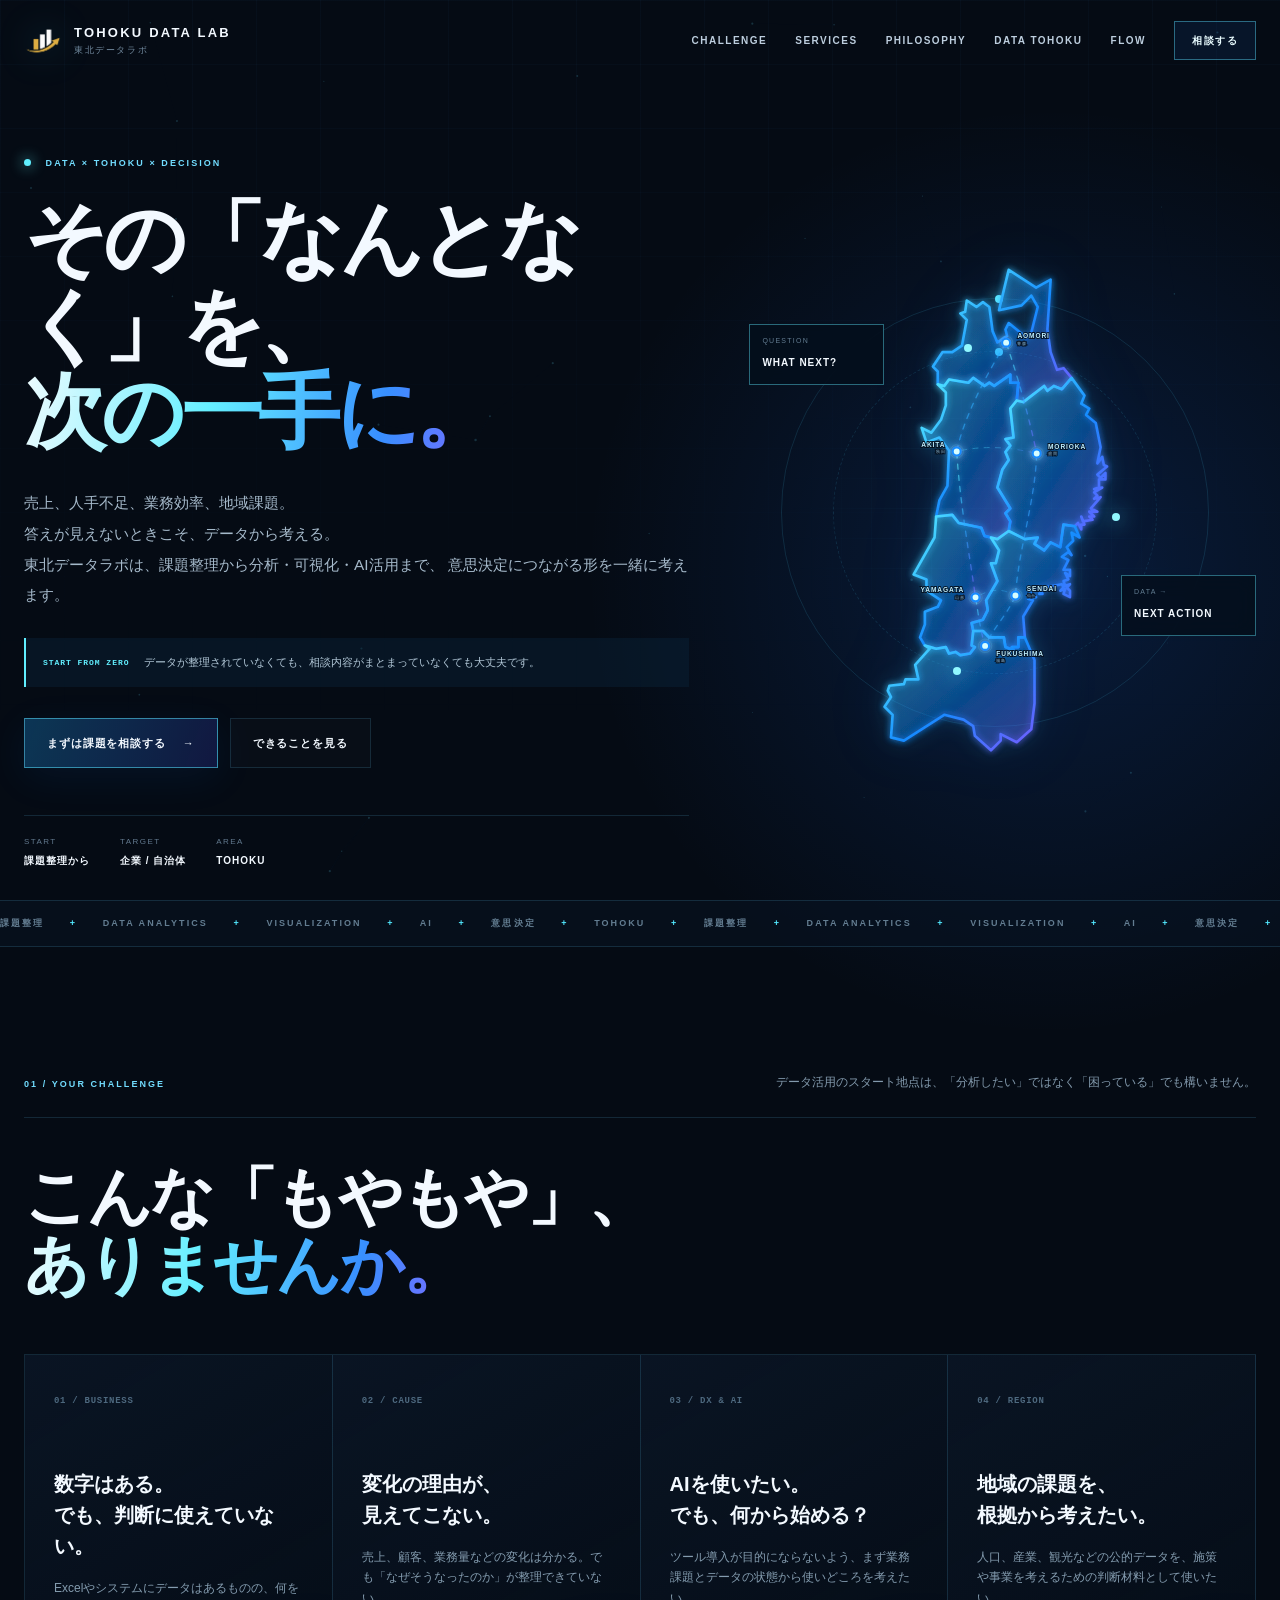
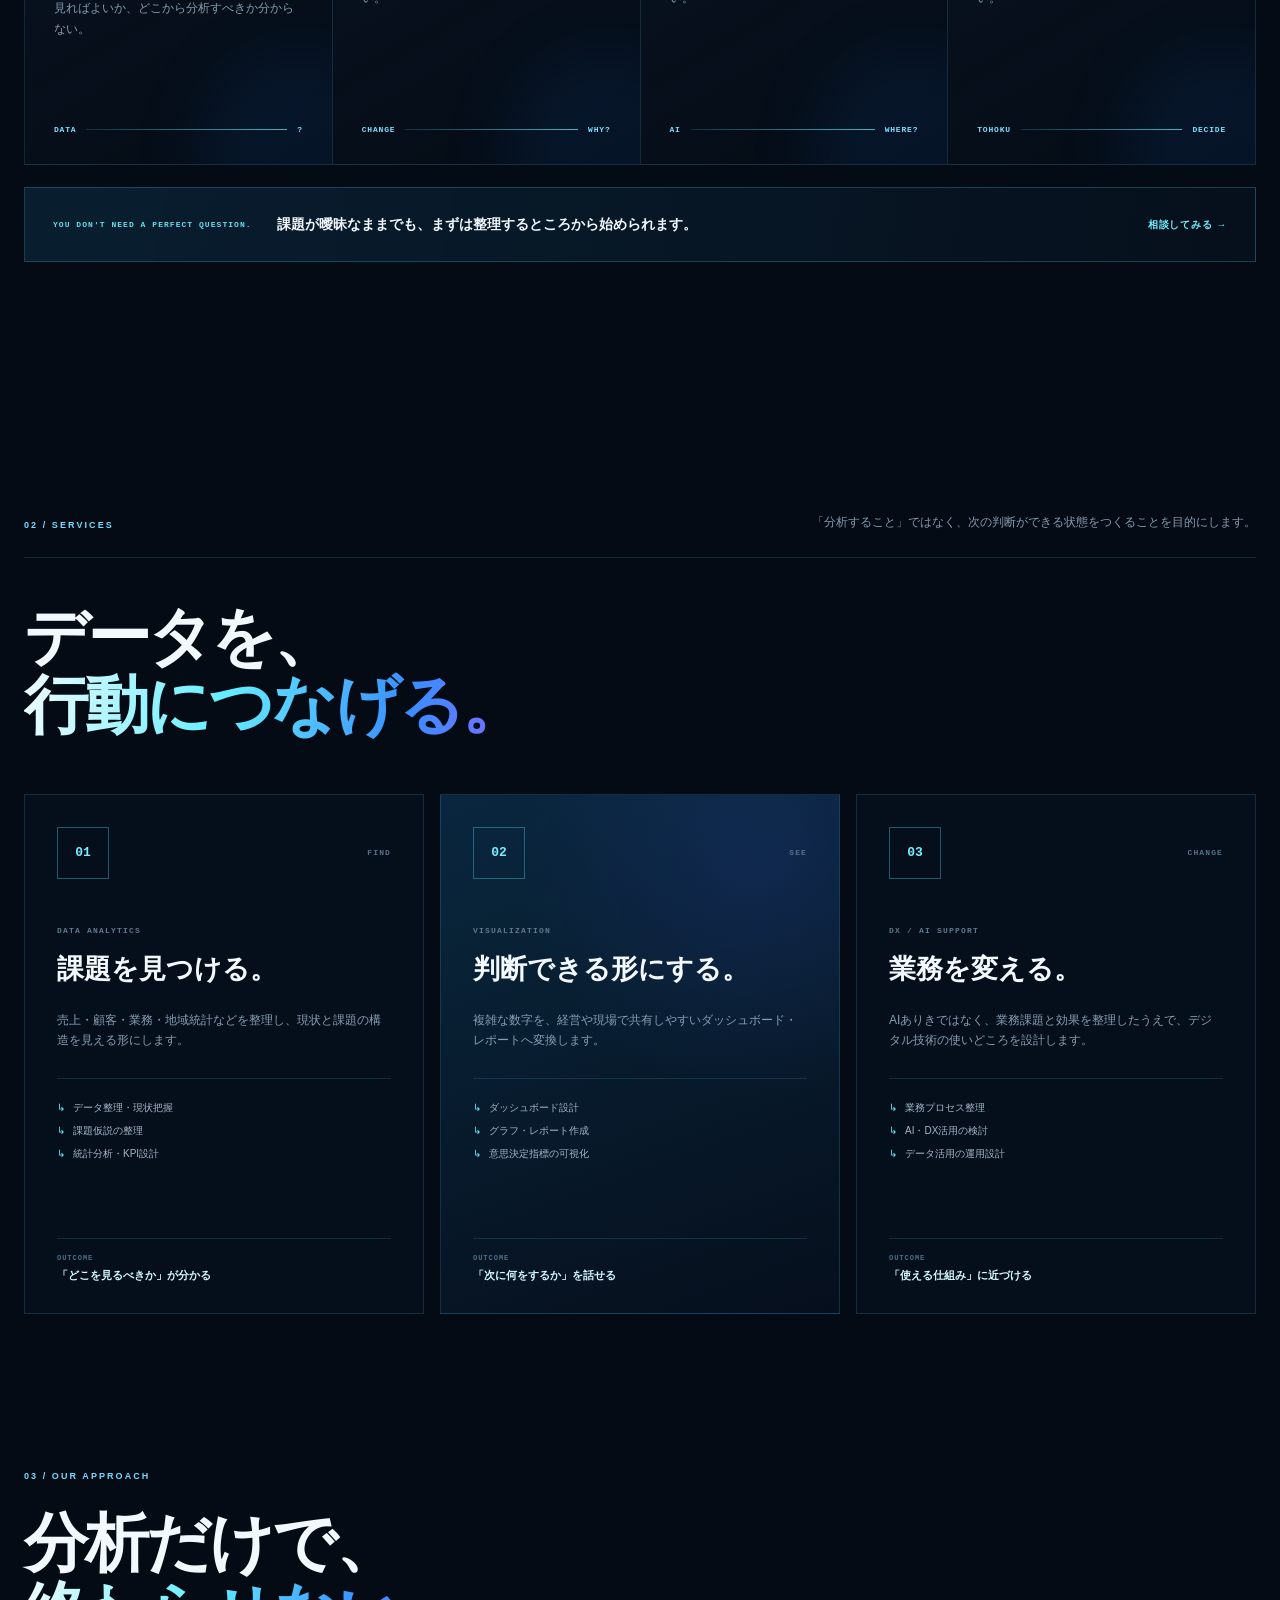
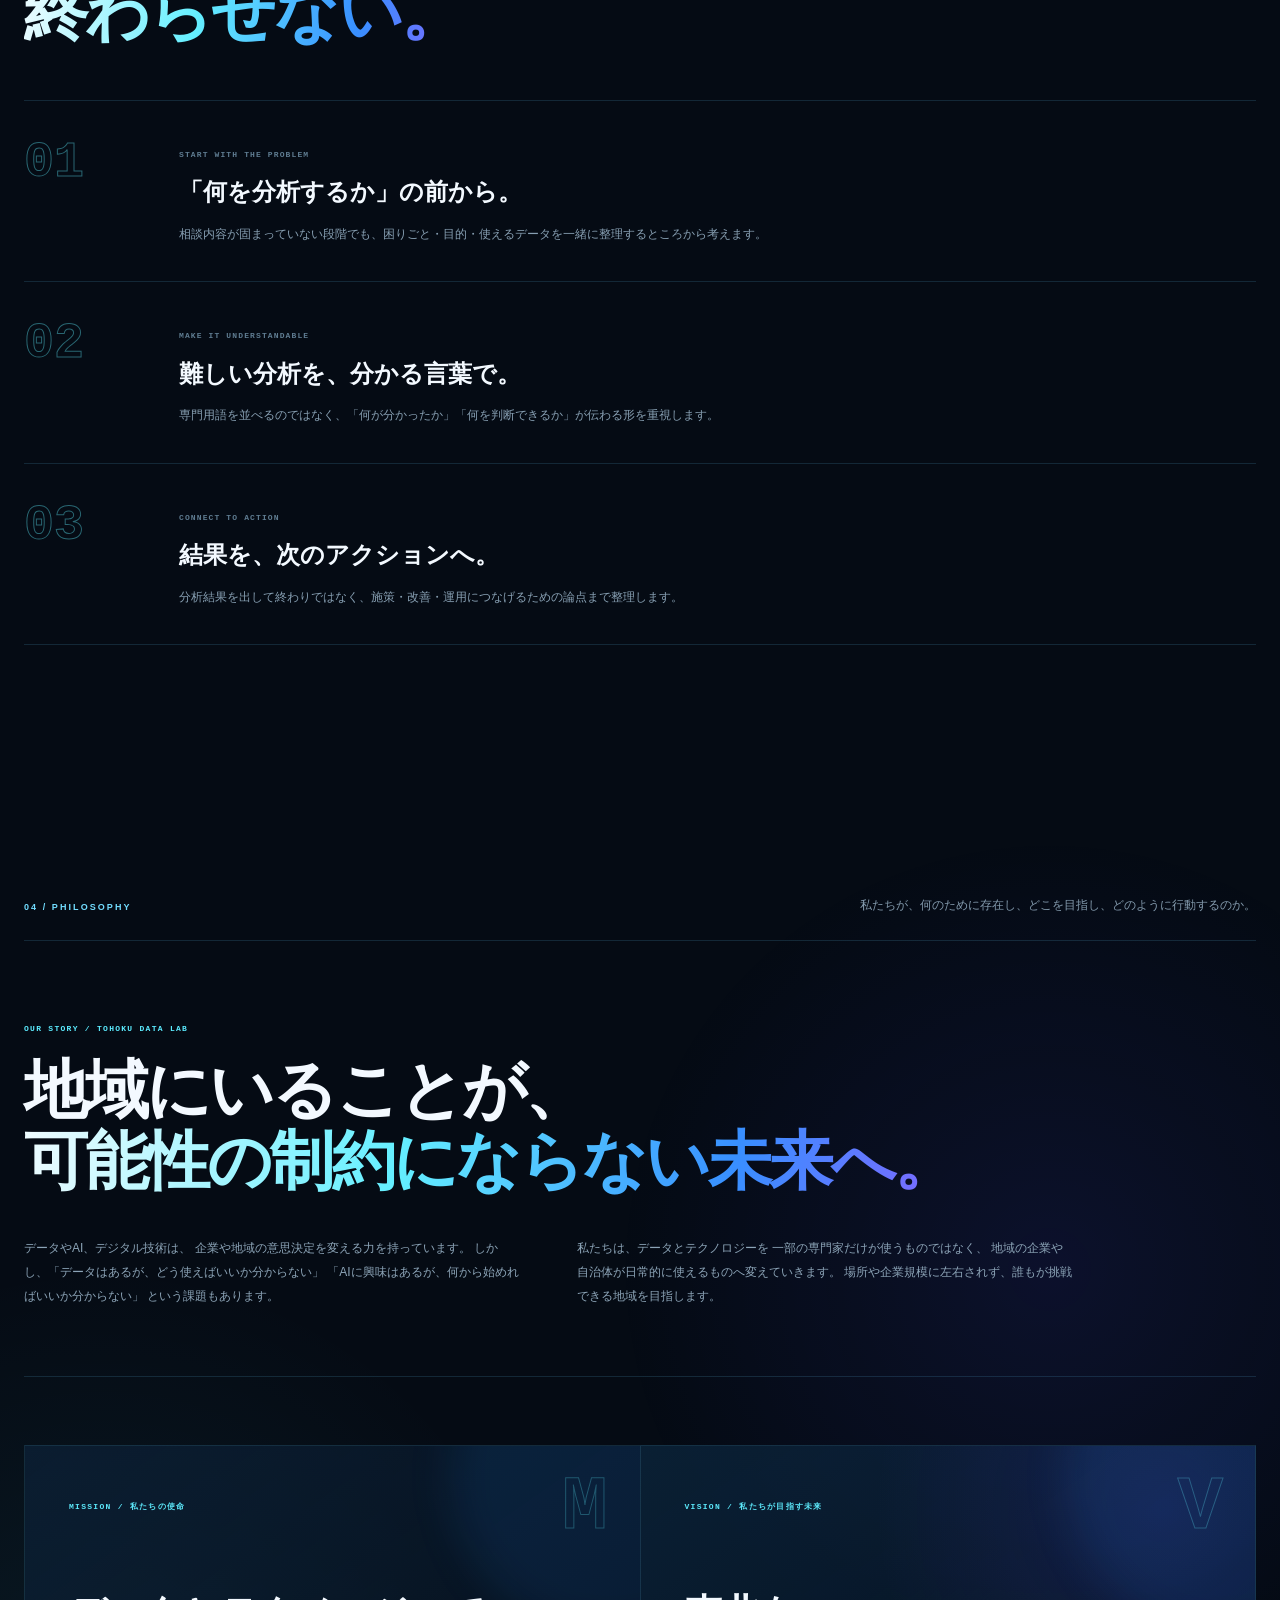
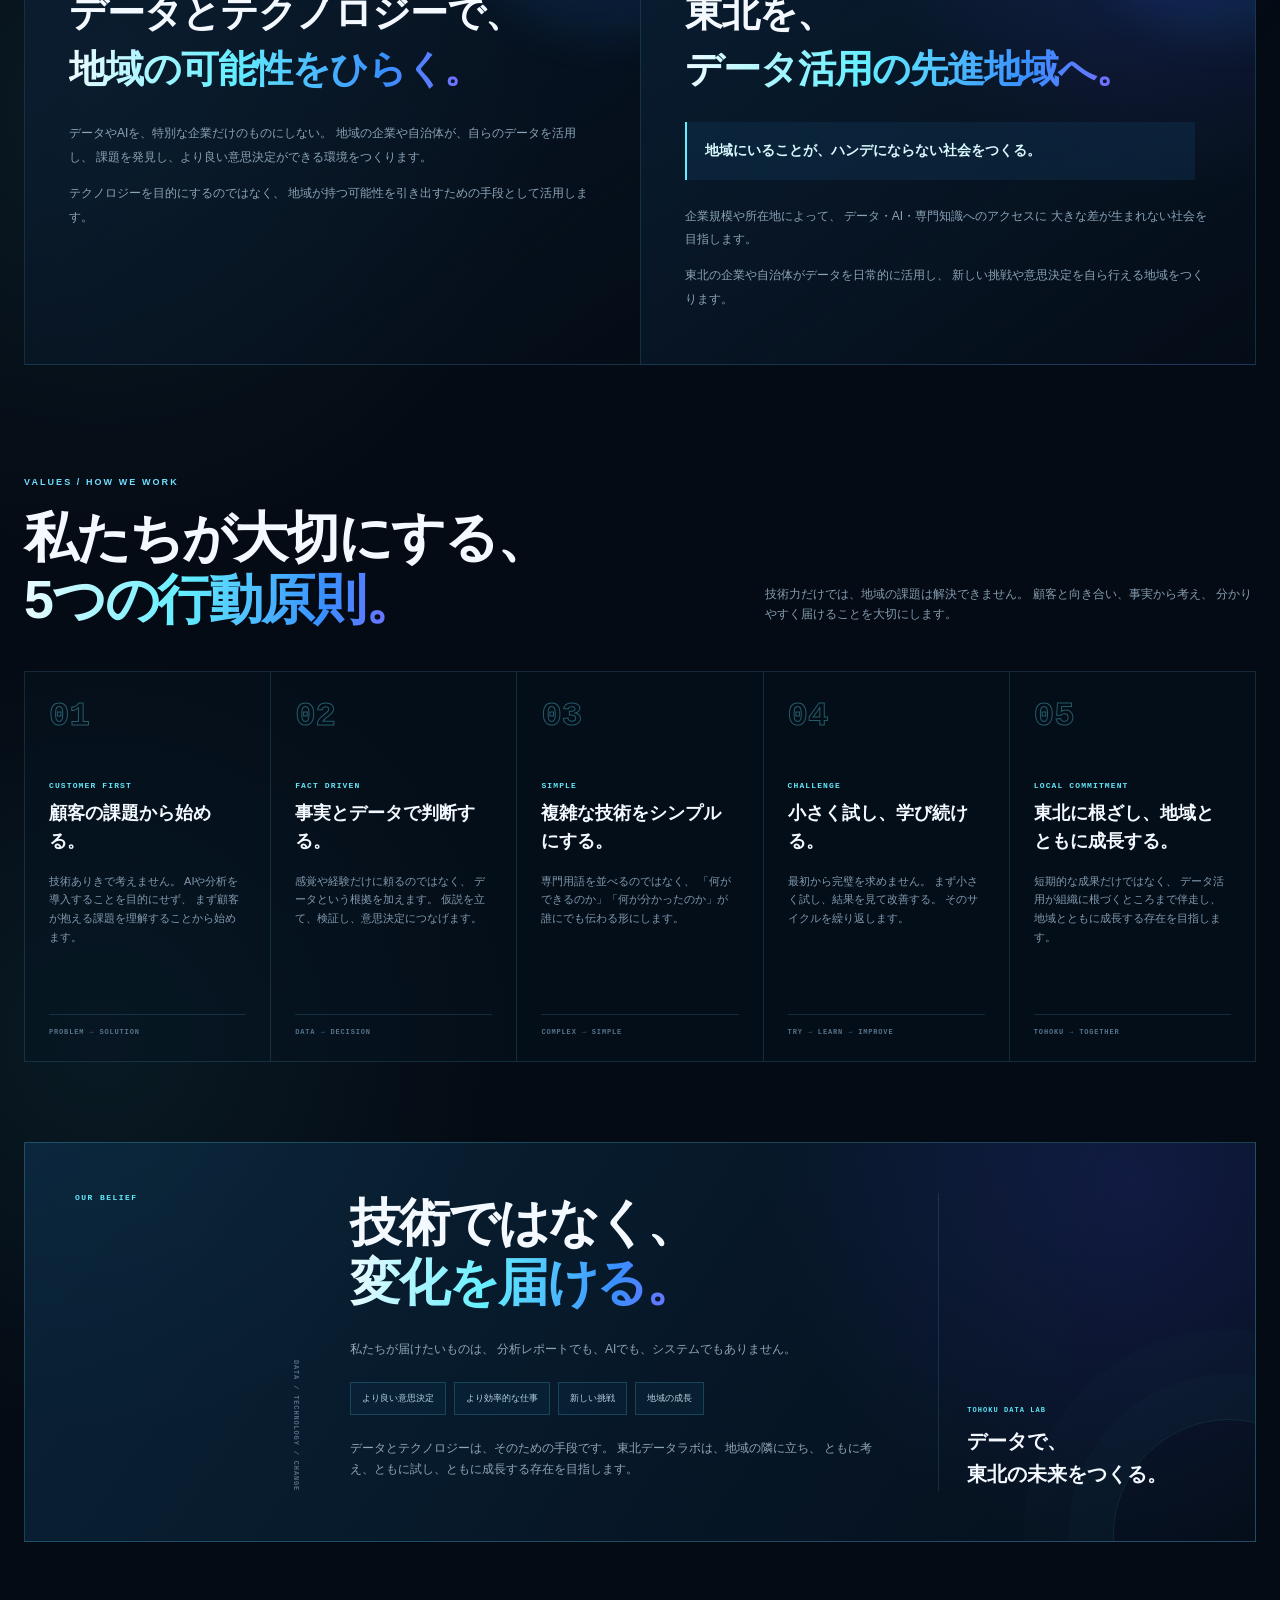
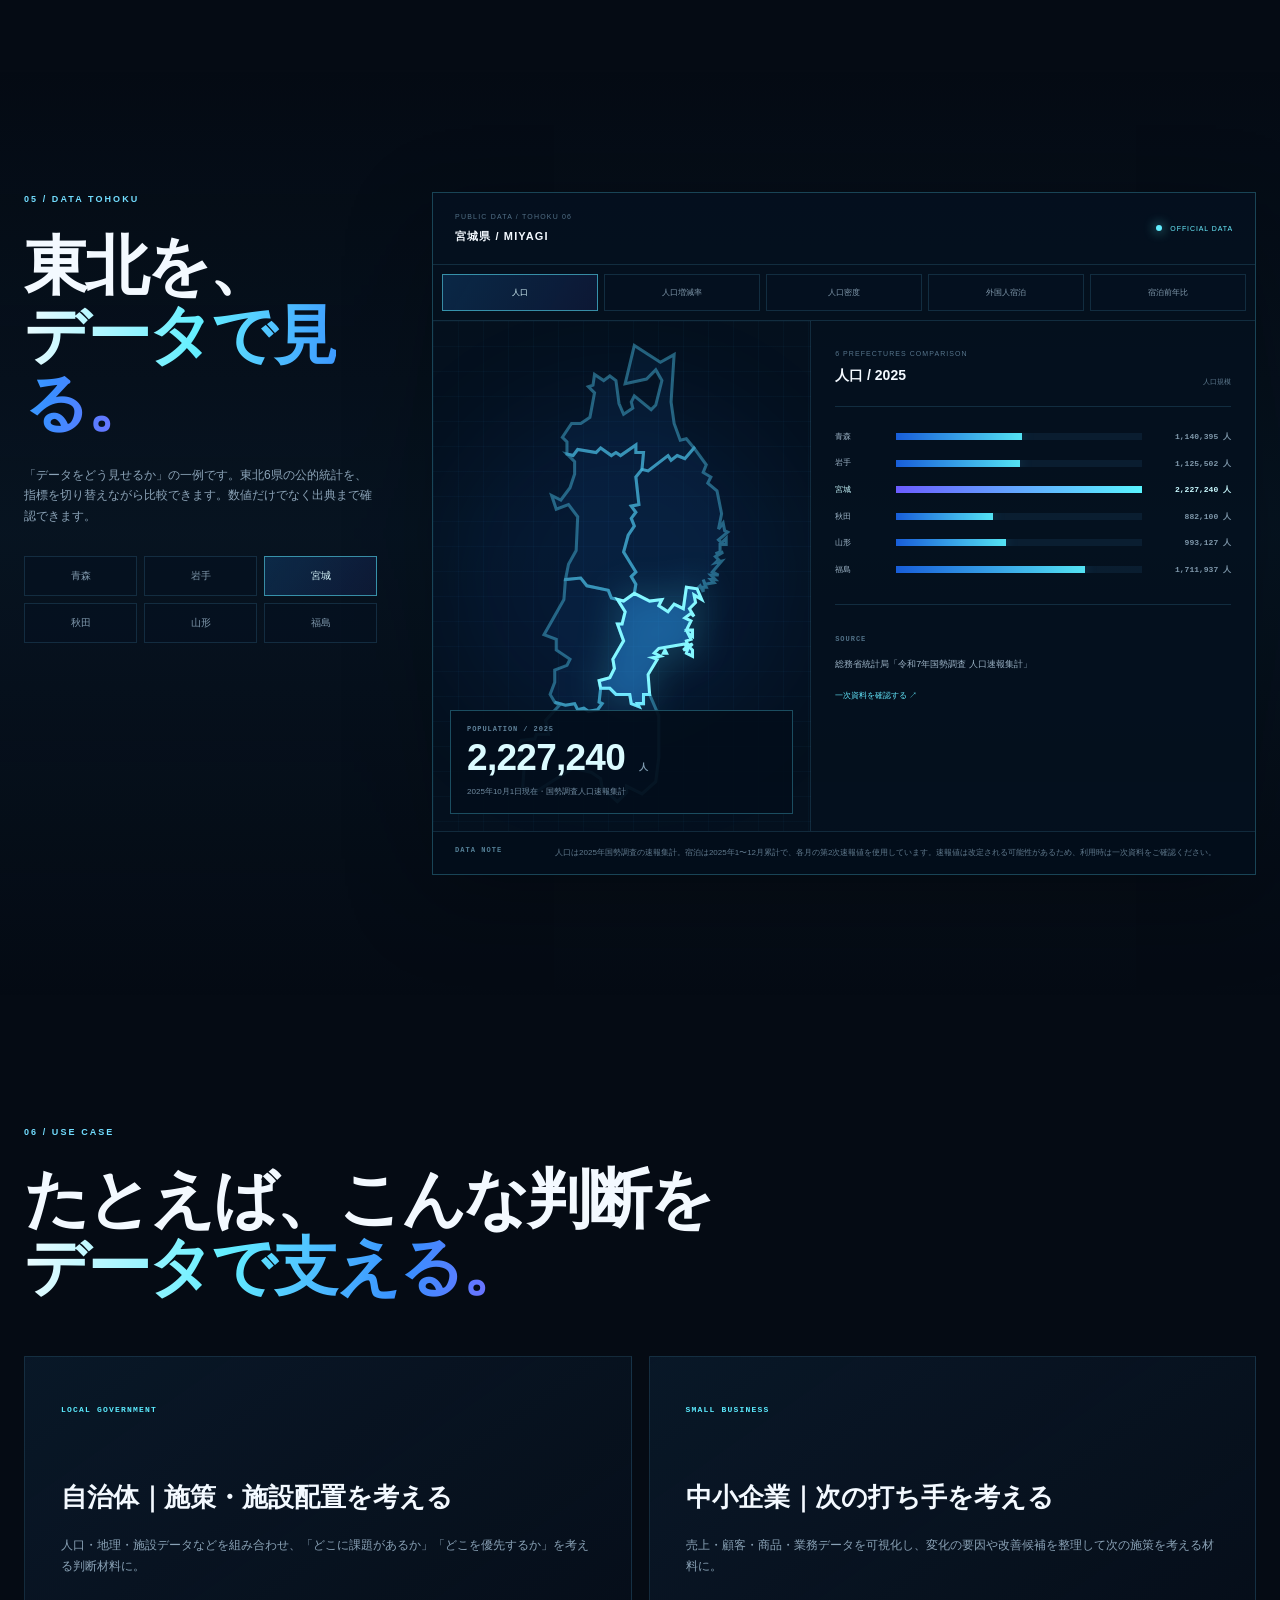
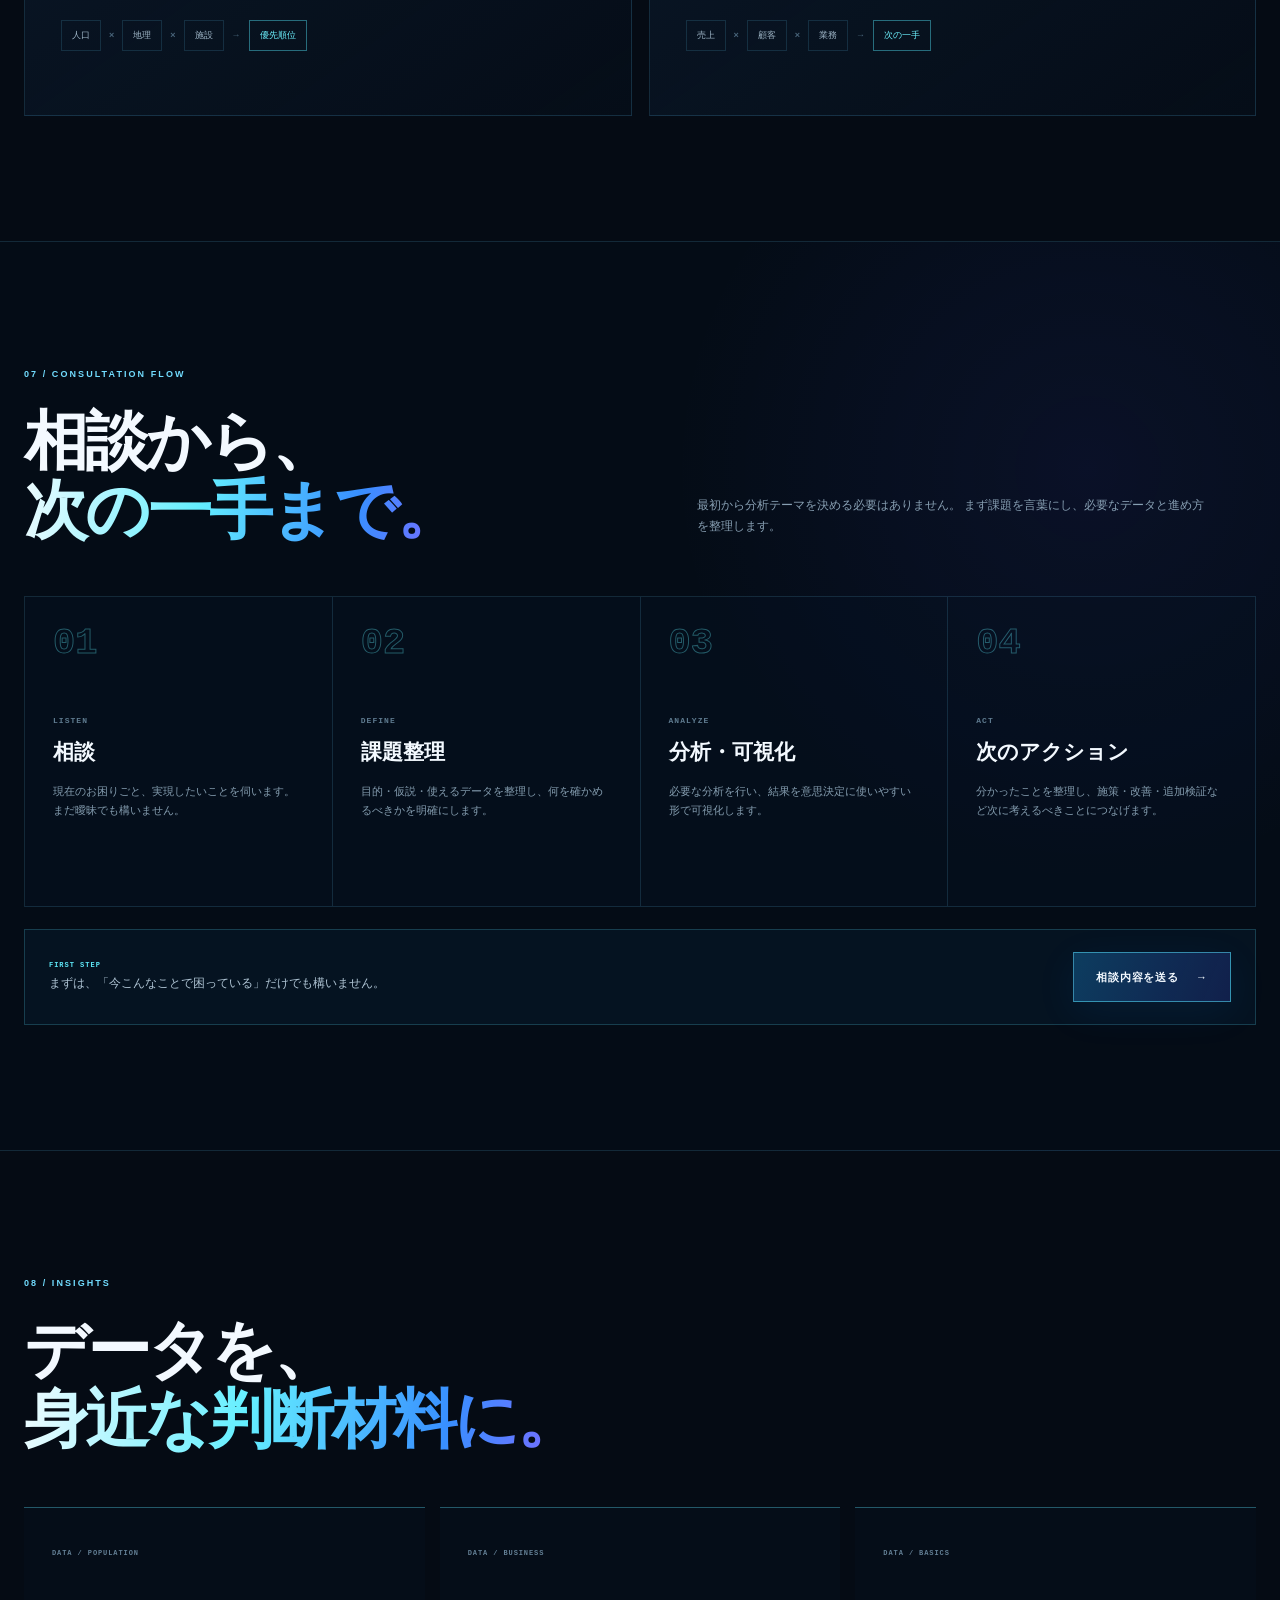
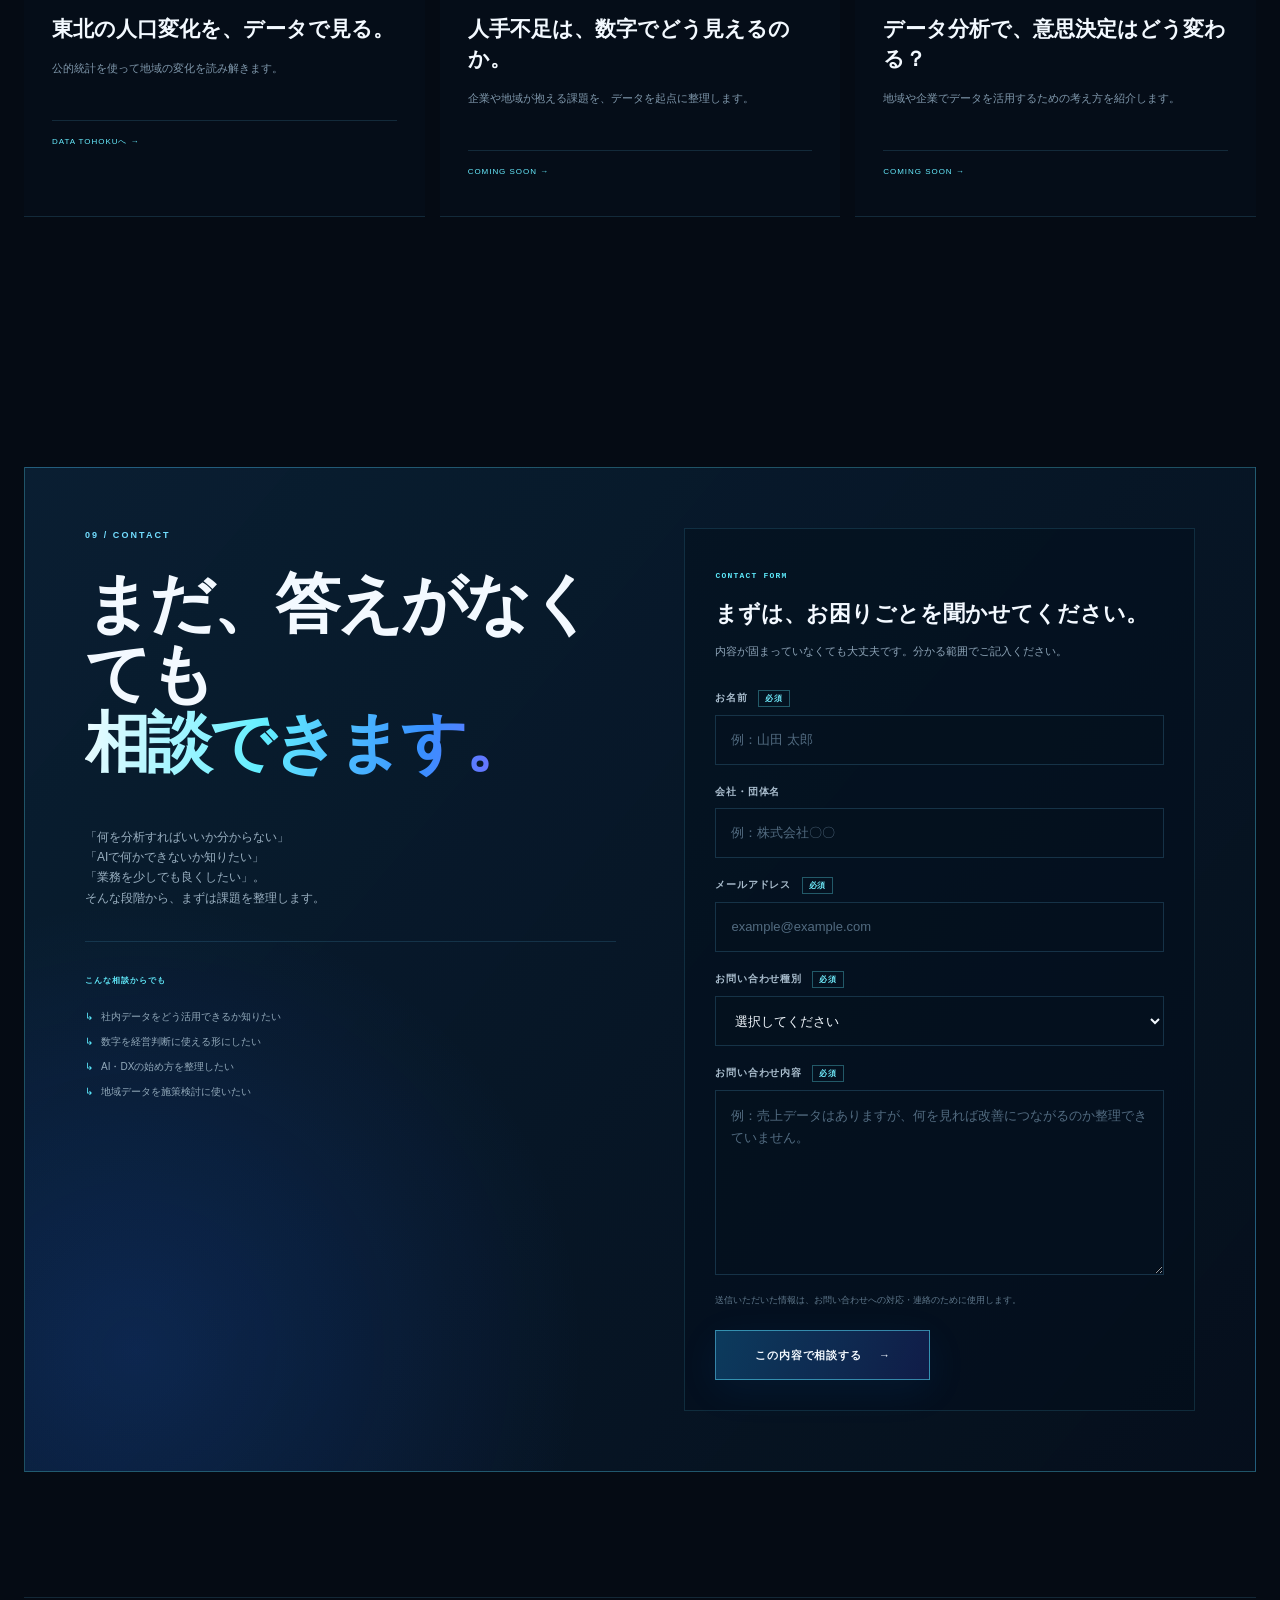
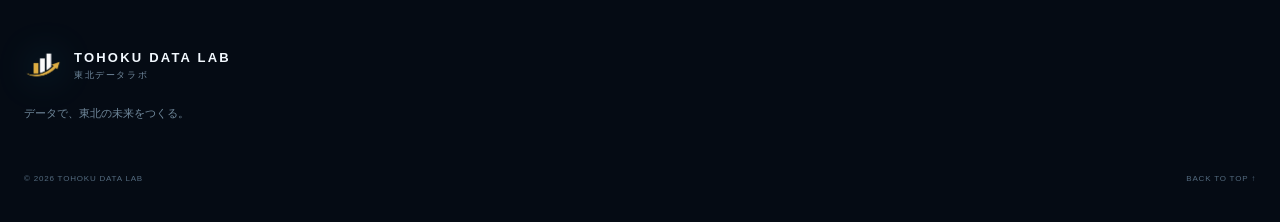
<file: index.html>
<!DOCTYPE html>
<html lang="ja">
<head>
  <meta charset="UTF-8">
  <meta name="viewport" content="width=device-width,initial-scale=1">
  <meta name="description" content="東北データラボ — データとテクノロジーで、地域の可能性をひらく。東北の企業・自治体のデータ活用・可視化・AI活用を支援し、より良い意思決定につなげます。">
  <meta name="theme-color" content="#050b14">
  <meta property="og:title" content="東北データラボ | TOHOKU DATA LAB">
  <meta property="og:description" content="東北を、データ活用の先進地域へ。データとテクノロジーで、地域の可能性をひらく。">
  <meta property="og:type" content="website">
  <title>東北データラボ | TOHOKU DATA LAB</title>
  <link rel="icon" href="./assets/favicon-v3.png?v=3" type="image/png">
  <link rel="stylesheet" href="./styles.css?v=4">
</head>
<body>
  <canvas id="network" aria-hidden="true"></canvas>

  <header class="header" id="top">
    <a class="brand" href="#top">
      <img src="./assets/logo-v3.png?v=3" alt="東北データラボ" width="40" height="40">
      <span><strong>TOHOKU DATA LAB</strong><small>東北データラボ</small></span>
    </a>
    <button class="menu" aria-label="メニューを開く" aria-expanded="false"><i></i><i></i></button>
    <nav class="nav">
      <a href="#about">CHALLENGE</a>
      <a href="#services">SERVICES</a>
      <a href="#philosophy">PHILOSOPHY</a>
      <a href="#data-tohoku">DATA TOHOKU</a>
      <a href="#flow">FLOW</a>
      <a class="nav-cta" href="#contact">相談する</a>
    </nav>
  </header>

  <main>
    <section class="hero wrap">
      <div class="hero-copy reveal">
        <p class="eyebrow"><i></i> DATA × TOHOKU × DECISION</p>
        <h1>その「なんとなく」を、<br><span>次の一手に。</span></h1>
        <p class="lead">
          売上、人手不足、業務効率、地域課題。<br>
          答えが見えないときこそ、データから考える。<br>
          東北データラボは、課題整理から分析・可視化・AI活用まで、
          意思決定につながる形を一緒に考えます。
        </p>

        <div class="hero-reassurance">
          <span>START FROM ZERO</span>
          <p>データが整理されていなくても、相談内容がまとまっていなくても大丈夫です。</p>
        </div>

        <div class="hero-actions">
          <a class="button primary" href="#contact">まずは課題を相談する <b>→</b></a>
          <a class="button ghost" href="#services">できることを見る</a>
        </div>

        <div class="hero-meta">
          <div><small>START</small><strong>課題整理から</strong></div>
          <div><small>TARGET</small><strong>企業 / 自治体</strong></div>
          <div><small>AREA</small><strong>TOHOKU</strong></div>
        </div>
      </div>

      <div class="hero-map reveal" aria-hidden="true">
        <div class="orbit o1"></div><div class="orbit o2"></div>
        <img src="./assets/tohoku-outline.svg" alt="">
        <span class="node n1"></span><span class="node n2"></span><span class="node n3"></span>
        <div class="tag t1"><small>QUESTION</small><strong>WHAT NEXT?</strong></div>
        <div class="tag t2"><small>DATA →</small><strong>NEXT ACTION</strong></div>
      </div>
    </section>

    <div class="ticker">
      <div>課題整理 <b>+</b> DATA ANALYTICS <b>+</b> VISUALIZATION <b>+</b> AI <b>+</b> 意思決定 <b>+</b> TOHOKU <b>+</b> 課題整理 <b>+</b> DATA ANALYTICS <b>+</b> VISUALIZATION <b>+</b> AI <b>+</b> 意思決定 <b>+</b> TOHOKU <b>+</b></div>
    </div>

    <section class="section wrap" id="about">
      <div class="section-kicker reveal">
        <p class="eyebrow">01 / YOUR CHALLENGE</p>
        <p>データ活用のスタート地点は、「分析したい」ではなく「困っている」でも構いません。</p>
      </div>

      <div class="heading reveal">
        <h2>こんな「もやもや」、<br><span>ありませんか。</span></h2>
      </div>

      <div class="problem-grid">
        <article class="card reveal">
          <small>01 / BUSINESS</small>
          <h3>数字はある。<br>でも、判断に使えていない。</h3>
          <p>Excelやシステムにデータはあるものの、何を見ればよいか、どこから分析すべきか分からない。</p>
          <div class="problem-signal"><span>DATA</span><i></i><em>?</em></div>
        </article>

        <article class="card reveal">
          <small>02 / CAUSE</small>
          <h3>変化の理由が、<br>見えてこない。</h3>
          <p>売上、顧客、業務量などの変化は分かる。でも「なぜそうなったのか」が整理できていない。</p>
          <div class="problem-signal"><span>CHANGE</span><i></i><em>WHY?</em></div>
        </article>

        <article class="card reveal">
          <small>03 / DX & AI</small>
          <h3>AIを使いたい。<br>でも、何から始める？</h3>
          <p>ツール導入が目的にならないよう、まず業務課題とデータの状態から使いどころを考えたい。</p>
          <div class="problem-signal"><span>AI</span><i></i><em>WHERE?</em></div>
        </article>

        <article class="card reveal">
          <small>04 / REGION</small>
          <h3>地域の課題を、<br>根拠から考えたい。</h3>
          <p>人口、産業、観光などの公的データを、施策や事業を考えるための判断材料として使いたい。</p>
          <div class="problem-signal"><span>TOHOKU</span><i></i><em>DECIDE</em></div>
        </article>
      </div>

      <div class="message-band reveal">
        <span>YOU DON'T NEED A PERFECT QUESTION.</span>
        <strong>課題が曖昧なままでも、まずは整理するところから始められます。</strong>
        <a href="#contact">相談してみる →</a>
      </div>
    </section>

    <section class="section wrap" id="services">
      <div class="section-kicker reveal">
        <p class="eyebrow">02 / SERVICES</p>
        <p>「分析すること」ではなく、次の判断ができる状態をつくることを目的にします。</p>
      </div>

      <div class="heading reveal">
        <h2>データを、<br><span>行動につなげる。</span></h2>
      </div>

      <div class="services">
        <article class="service reveal">
          <div class="service-top"><b class="icon">01</b><span>FIND</span></div>
          <small>DATA ANALYTICS</small>
          <h3>課題を見つける。</h3>
          <p>売上・顧客・業務・地域統計などを整理し、現状と課題の構造を見える形にします。</p>
          <ul>
            <li>データ整理・現状把握</li>
            <li>課題仮説の整理</li>
            <li>統計分析・KPI設計</li>
          </ul>
          <div class="service-outcome"><small>OUTCOME</small><strong>「どこを見るべきか」が分かる</strong></div>
        </article>

        <article class="service featured reveal">
          <div class="service-top"><b class="icon">02</b><span>SEE</span></div>
          <small>VISUALIZATION</small>
          <h3>判断できる形にする。</h3>
          <p>複雑な数字を、経営や現場で共有しやすいダッシュボード・レポートへ変換します。</p>
          <ul>
            <li>ダッシュボード設計</li>
            <li>グラフ・レポート作成</li>
            <li>意思決定指標の可視化</li>
          </ul>
          <div class="service-outcome"><small>OUTCOME</small><strong>「次に何をするか」を話せる</strong></div>
        </article>

        <article class="service reveal">
          <div class="service-top"><b class="icon">03</b><span>CHANGE</span></div>
          <small>DX / AI SUPPORT</small>
          <h3>業務を変える。</h3>
          <p>AIありきではなく、業務課題と効果を整理したうえで、デジタル技術の使いどころを設計します。</p>
          <ul>
            <li>業務プロセス整理</li>
            <li>AI・DX活用の検討</li>
            <li>データ活用の運用設計</li>
          </ul>
          <div class="service-outcome"><small>OUTCOME</small><strong>「使える仕組み」に近づける</strong></div>
        </article>
      </div>
    </section>

    <section class="section wrap why-us" id="why-us">
      <div class="heading reveal">
        <p class="eyebrow">03 / OUR APPROACH</p>
        <h2>分析だけで、<br><span>終わらせない。</span></h2>
      </div>

      <div class="principles">
        <article class="principle reveal">
          <span>01</span>
          <div>
            <small>START WITH THE PROBLEM</small>
            <h3>「何を分析するか」の前から。</h3>
            <p>相談内容が固まっていない段階でも、困りごと・目的・使えるデータを一緒に整理するところから考えます。</p>
          </div>
        </article>

        <article class="principle reveal">
          <span>02</span>
          <div>
            <small>MAKE IT UNDERSTANDABLE</small>
            <h3>難しい分析を、分かる言葉で。</h3>
            <p>専門用語を並べるのではなく、「何が分かったか」「何を判断できるか」が伝わる形を重視します。</p>
          </div>
        </article>

        <article class="principle reveal">
          <span>03</span>
          <div>
            <small>CONNECT TO ACTION</small>
            <h3>結果を、次のアクションへ。</h3>
            <p>分析結果を出して終わりではなく、施策・改善・運用につなげるための論点まで整理します。</p>
          </div>
        </article>
      </div>
    </section>
    
    <!-- =====================================================
         PHILOSOPHY
    ====================================================== -->
    <section class="section philosophy-section" id="philosophy">
      <div class="wrap">

        <div class="section-kicker reveal">
          <p class="eyebrow">04 / PHILOSOPHY</p>
          <p>私たちが、何のために存在し、どこを目指し、どのように行動するのか。</p>
        </div>

        <!-- Brand Story -->
        <div class="philosophy-intro reveal">
          <p class="philosophy-code">OUR STORY / TOHOKU DATA LAB</p>

          <h2>
            地域にいることが、<br>
            <span>可能性の制約にならない未来へ。</span>
          </h2>

          <div class="story-grid">
            <p>
              データやAI、デジタル技術は、
              企業や地域の意思決定を変える力を持っています。
              しかし、「データはあるが、どう使えばいいか分からない」
              「AIに興味はあるが、何から始めればいいか分からない」
              という課題もあります。
            </p>

            <p>
              私たちは、データとテクノロジーを
              一部の専門家だけが使うものではなく、
              地域の企業や自治体が日常的に使えるものへ変えていきます。
              場所や企業規模に左右されず、誰もが挑戦できる地域を目指します。
            </p>
          </div>
        </div>


        <!-- Mission / Vision -->
        <div class="mv-grid">

          <article class="mv-card mission-card reveal">
            <div class="mv-number">M</div>

            <div class="mv-content">
              <small>MISSION / 私たちの使命</small>

              <h3>
                データとテクノロジーで、<br>
                <span>地域の可能性をひらく。</span>
              </h3>

              <p>
                データやAIを、特別な企業だけのものにしない。
                地域の企業や自治体が、自らのデータを活用し、
                課題を発見し、より良い意思決定ができる環境をつくります。
              </p>

              <p>
                テクノロジーを目的にするのではなく、
                地域が持つ可能性を引き出すための手段として活用します。
              </p>
            </div>
          </article>


          <article class="mv-card vision-card reveal">
            <div class="mv-number">V</div>

            <div class="mv-content">
              <small>VISION / 私たちが目指す未来</small>

              <h3>
                東北を、<br>
                <span>データ活用の先進地域へ。</span>
              </h3>

              <strong class="vision-statement">
                地域にいることが、ハンデにならない社会をつくる。
              </strong>

              <p>
                企業規模や所在地によって、
                データ・AI・専門知識へのアクセスに
                大きな差が生まれない社会を目指します。
              </p>

              <p>
                東北の企業や自治体がデータを日常的に活用し、
                新しい挑戦や意思決定を自ら行える地域をつくります。
              </p>
            </div>
          </article>

        </div>


        <!-- Values -->
        <div class="values-header reveal">
          <div>
            <p class="eyebrow">VALUES / HOW WE WORK</p>
            <h3>
              私たちが大切にする、<br>
              <span>5つの行動原則。</span>
            </h3>
          </div>

          <p>
            技術力だけでは、地域の課題は解決できません。
            顧客と向き合い、事実から考え、
            分かりやすく届けることを大切にします。
          </p>
        </div>


        <div class="values-grid">

          <article class="value-card reveal">
            <span class="value-no">01</span>
            <small>CUSTOMER FIRST</small>
            <h4>顧客の課題から始める。</h4>

            <p>
              技術ありきで考えません。
              AIや分析を導入することを目的にせず、
              まず顧客が抱える課題を理解することから始めます。
            </p>

            <div class="value-keyword">
              PROBLEM → SOLUTION
            </div>
          </article>


          <article class="value-card reveal">
            <span class="value-no">02</span>
            <small>FACT DRIVEN</small>
            <h4>事実とデータで判断する。</h4>

            <p>
              感覚や経験だけに頼るのではなく、
              データという根拠を加えます。
              仮説を立て、検証し、意思決定につなげます。
            </p>

            <div class="value-keyword">
              DATA → DECISION
            </div>
          </article>


          <article class="value-card reveal">
            <span class="value-no">03</span>
            <small>SIMPLE</small>
            <h4>複雑な技術をシンプルにする。</h4>

            <p>
              専門用語を並べるのではなく、
              「何ができるのか」「何が分かったのか」が
              誰にでも伝わる形にします。
            </p>

            <div class="value-keyword">
              COMPLEX → SIMPLE
            </div>
          </article>


          <article class="value-card reveal">
            <span class="value-no">04</span>
            <small>CHALLENGE</small>
            <h4>小さく試し、学び続ける。</h4>

            <p>
              最初から完璧を求めません。
              まず小さく試し、結果を見て改善する。
              そのサイクルを繰り返します。
            </p>

            <div class="value-keyword">
              TRY → LEARN → IMPROVE
            </div>
          </article>


          <article class="value-card reveal">
            <span class="value-no">05</span>
            <small>LOCAL COMMITMENT</small>
            <h4>東北に根ざし、地域とともに成長する。</h4>

            <p>
              短期的な成果だけではなく、
              データ活用が組織に根づくところまで伴走し、
              地域とともに成長する存在を目指します。
            </p>

            <div class="value-keyword">
              TOHOKU → TOGETHER
            </div>
          </article>

        </div>


        <!-- Our Belief -->
        <div class="belief-panel reveal">

          <div class="belief-label">
            <small>OUR BELIEF</small>
            <span>DATA / TECHNOLOGY / CHANGE</span>
          </div>

          <div class="belief-content">

            <h3>
              技術ではなく、<br>
              <span>変化を届ける。</span>
            </h3>

            <p>
              私たちが届けたいものは、
              分析レポートでも、AIでも、システムでもありません。
            </p>

            <div class="belief-outcomes">
              <span>より良い意思決定</span>
              <span>より効率的な仕事</span>
              <span>新しい挑戦</span>
              <span>地域の成長</span>
            </div>

            <p>
              データとテクノロジーは、そのための手段です。
              東北データラボは、地域の隣に立ち、
              ともに考え、ともに試し、ともに成長する存在を目指します。
            </p>

          </div>

          <div class="belief-message">
            <small>TOHOKU DATA LAB</small>
            <strong>
              データで、<br>
              東北の未来をつくる。
            </strong>
          </div>

        </div>

      </div>
    </section>
    <section class="data-section" id="data-tohoku">
      <div class="wrap data-layout reveal">
        <aside class="data-intro">
          <p class="eyebrow">05 / DATA TOHOKU</p>
          <h2>東北を、<br><span>データで見る。</span></h2>
          <p>「データをどう見せるか」の一例です。東北6県の公的統計を、指標を切り替えながら比較できます。数値だけでなく出典まで確認できます。</p>

          <div class="pref-buttons" aria-label="都道府県を選択">
            <button data-pref="aomori">青森</button>
            <button data-pref="iwate">岩手</button>
            <button data-pref="miyagi" class="active">宮城</button>
            <button data-pref="akita">秋田</button>
            <button data-pref="yamagata">山形</button>
            <button data-pref="fukushima">福島</button>
          </div>
        </aside>

        <div class="dashboard">
          <header class="dash-head">
            <div><small>PUBLIC DATA / TOHOKU 06</small><strong id="pref-title">宮城県 / MIYAGI</strong></div>
            <span><i></i> OFFICIAL DATA</span>
          </header>

          <div class="metric-tabs" role="tablist" aria-label="表示指標">
            <button class="active" data-metric="population">人口</button>
            <button data-metric="populationChange">人口増減率</button>
            <button data-metric="density">人口密度</button>
            <button data-metric="foreignNights">外国人宿泊</button>
            <button data-metric="foreignNightsGrowth">宿泊前年比</button>
          </div>

          <div class="dash-body">
            <div class="map-panel">
              <svg class="click-map" viewBox="580 275 165 325" aria-label="東北6県クリックマップ">
                <g>
                  <polygon data-pref="aomori" transform="translate(624 287)"
                    points="3 71 3 63 0 60 6 51 12 51 18 47 21 31 17 27 20 26 21 19 27 23 31 20 35 23 37 38 40 45 46 41 45 37 47 33 58 42 61 39 65 23 61 16 55 22 41 25 47 0 64 11 73 6 71 37 73 51 77 62 81 61 86 67 80 74 75 72 71 75 69 72 56 82 52 81 53 70 48 70 48 65 38 72 35 70 32 72 25 67 22 70 10 68 7 72"/>
                  <polygon data-pref="akita" transform="translate(617 352)"
                    points="54 97 47 102 43 101 39 100 37 95 23 92 19 87 9 88 11 78 16 69 17 47 11 39 3 42 0 33 6 36 12 28 15 19 15 11 10 6 14 7 17 3 29 5 32 2 39 7 42 5 45 7 55 0 55 5 60 5 59 16 55 21 57 39 52 40 55 44 52 48 54 53 50 59 47 70 55 83 52 86 55 91"/>
                  <polygon data-pref="iwate" transform="translate(664 354)"
                    points="48 92 41 91 39 105 33 102 29 107 23 103 25 99 17 100 7 95 8 89 5 84 8 81 0 68 3 57 7 51 5 46 8 42 5 38 10 37 8 19 12 14 16 15 29 5 31 8 35 5 40 7 46 0 54 11 52 16 57 19 55 23 61 28 64 43 62 53 65 49 66 54 68 55 62 60 64 62 67 59 67 63 63 63 63 68 60 69 65 68 60 71 62 73 60 75 64 74 58 81 62 83 57 83 60 86 57 86 59 88 53 89 52 86 54 91 52 91 52 94 50 90"/>
                  <polygon data-pref="yamagata" transform="translate(612 439)"
                    points="14 1 24 0 28 5 42 8 44 13 48 14 53 22 51 30 48 30 52 41 45 53 46 59 43 65 36 67 37 72 36 81 38 82 35 86 29 87 26 85 22 86 20 82 14 83 7 81 4 76 7 68 7 60 15 57 17 53 8 47 8 40 0 37 13 14"/>
                  <path data-pref="miyagi" class="active" transform="translate(648 445)"
                    d="M33 70 L29 70 L29 76 L25 76 L26 78 L21 76 L20 70 L11 70 L7 66 L1 66 L0 61 L7 59 L10 53 L9 47 L16 35 L12 24 L15 24 L17 16 L12 8 L16 9 L23 4 L33 9 L41 8 L39 12 L45 16 L49 11 L55 14 L57 0 L64 1 L67 8 L62 5 L63 10 L59 14 L62 19 L60 17 L56 20 L60 22 L57 28 L61 28 L61 32 L58 30 L60 34 L57 35 L58 38 L61 37 L59 39 L61 41 L61 45 L57 43 L58 40 L55 41 L57 39 L56 37 L39 40 L36 43 L40 45 L35 46 L38 47 L32 57 L33 70 Z M43 41 L44 43 L42 43 Z"/>
                  <polygon data-pref="fukushima" transform="translate(594 511)"
                    points="82 69 72 64 72 68 66 74 56 65 55 59 49 55 37 52 12 68 4 66 5 52 0 47 4 41 2 37 3 34 12 33 13 30 21 30 19 21 28 11 25 9 32 11 38 10 40 14 44 13 47 15 53 14 56 10 54 9 55 0 61 0 65 4 74 4 75 10 80 12 79 10 83 10 83 4 87 4 93 18 93 45 91 61"/>
                </g>
              </svg>
              <div class="metric-card">
                <small id="metric-label">POPULATION / 2025</small>
                <strong id="metric-value">2,227,240 <em>人</em></strong>
                <span id="metric-desc">2025年10月1日現在・国勢調査人口速報集計</span>
              </div>
            </div>

            <div class="compare-panel">
              <div class="compare-head">
                <div><small>6 PREFECTURES COMPARISON</small><strong id="compare-title">人口 / 2025</strong></div>
                <span id="compare-note">人口規模</span>
              </div>
              <div id="compare-bars" class="compare-bars" aria-live="polite"></div>
              <div class="source">
                <small>SOURCE</small>
                <p id="source-name">総務省統計局「令和7年国勢調査 人口速報集計」</p>
                <a id="source-link" href="https://www.stat.go.jp/data/kokusei/2025/kekka/pdf/outline.pdf" target="_blank" rel="noopener">一次資料を確認する ↗</a>
              </div>
            </div>
          </div>

          <footer class="dash-note"><b>DATA NOTE</b><p>人口は2025年国勢調査の速報集計。宿泊は2025年1〜12月累計で、各月の第2次速報値を使用しています。速報値は改定される可能性があるため、利用時は一次資料をご確認ください。</p></footer>
        </div>
      </div>
    </section>

    <section class="section wrap usecases">
      <div class="heading reveal">
        <p class="eyebrow">06 / USE CASE</p>
        <h2>たとえば、こんな判断を<br><span>データで支える。</span></h2>
      </div>
      <div class="cases">
        <article class="case reveal"><small>LOCAL GOVERNMENT</small><h3>自治体｜施策・施設配置を考える</h3><p>人口・地理・施設データなどを組み合わせ、「どこに課題があるか」「どこを優先するか」を考える判断材料に。</p><div><span>人口</span><b>×</b><span>地理</span><b>×</b><span>施設</span><b>→</b><em>優先順位</em></div></article>
        <article class="case reveal"><small>SMALL BUSINESS</small><h3>中小企業｜次の打ち手を考える</h3><p>売上・顧客・商品・業務データを可視化し、変化の要因や改善候補を整理して次の施策を考える材料に。</p><div><span>売上</span><b>×</b><span>顧客</span><b>×</b><span>業務</span><b>→</b><em>次の一手</em></div></article>
      </div>
    </section>

    <section class="section flow-section" id="flow">
      <div class="wrap">
        <div class="flow-head reveal">
          <div class="heading">
            <p class="eyebrow">07 / CONSULTATION FLOW</p>
            <h2>相談から、<br><span>次の一手まで。</span></h2>
          </div>
          <p>
            最初から分析テーマを決める必要はありません。
            まず課題を言葉にし、必要なデータと進め方を整理します。
          </p>
        </div>

        <div class="flow-grid">
          <article class="flow-step reveal">
            <span>01</span>
            <small>LISTEN</small>
            <h3>相談</h3>
            <p>現在のお困りごと、実現したいことを伺います。まだ曖昧でも構いません。</p>
          </article>
          <article class="flow-step reveal">
            <span>02</span>
            <small>DEFINE</small>
            <h3>課題整理</h3>
            <p>目的・仮説・使えるデータを整理し、何を確かめるべきかを明確にします。</p>
          </article>
          <article class="flow-step reveal">
            <span>03</span>
            <small>ANALYZE</small>
            <h3>分析・可視化</h3>
            <p>必要な分析を行い、結果を意思決定に使いやすい形で可視化します。</p>
          </article>
          <article class="flow-step reveal">
            <span>04</span>
            <small>ACT</small>
            <h3>次のアクション</h3>
            <p>分かったことを整理し、施策・改善・追加検証など次に考えるべきことにつなげます。</p>
          </article>
        </div>

        <div class="flow-cta reveal">
          <p><small>FIRST STEP</small>まずは、「今こんなことで困っている」だけでも構いません。</p>
          <a class="button primary" href="#contact">相談内容を送る <b>→</b></a>
        </div>
      </div>
    </section>

    <section class="section wrap" id="insights">
      <div class="heading reveal"><p class="eyebrow">08 / INSIGHTS</p><h2>データを、<br><span>身近な判断材料に。</span></h2></div>
      <div class="insights">
        <article class="insight reveal"><small>DATA / POPULATION</small><h3>東北の人口変化を、データで見る。</h3><p>公的統計を使って地域の変化を読み解きます。</p><a href="#data-tohoku">DATA TOHOKUへ →</a></article>
        <article class="insight reveal"><small>DATA / BUSINESS</small><h3>人手不足は、数字でどう見えるのか。</h3><p>企業や地域が抱える課題を、データを起点に整理します。</p><a href="#contact">COMING SOON →</a></article>
        <article class="insight reveal"><small>DATA / BASICS</small><h3>データ分析で、意思決定はどう変わる？</h3><p>地域や企業でデータを活用するための考え方を紹介します。</p><a href="#contact">COMING SOON →</a></article>
      </div>
    </section>

    <section class="section wrap" id="contact">
      <div class="contact reveal">
        <div class="contact-heading">
          <p class="eyebrow">09 / CONTACT</p>
          <h2>まだ、答えがなくても<br><span>相談できます。</span></h2>
          <p class="contact-intro">
            「何を分析すればいいか分からない」
            「AIで何かできないか知りたい」
            「業務を少しでも良くしたい」。
            そんな段階から、まずは課題を整理します。
          </p>

          <div class="contact-prompts">
            <span>こんな相談からでも</span>
            <ul>
              <li>社内データをどう活用できるか知りたい</li>
              <li>数字を経営判断に使える形にしたい</li>
              <li>AI・DXの始め方を整理したい</li>
              <li>地域データを施策検討に使いたい</li>
            </ul>
          </div>
        </div>

        <div class="contact-copy">
          <div class="contact-form-head">
            <small>CONTACT FORM</small>
            <h3>まずは、お困りごとを聞かせてください。</h3>
            <p>内容が固まっていなくても大丈夫です。分かる範囲でご記入ください。</p>
          </div>

          <form
            class="contact-form"
            action="https://formspree.io/f/xkjwyzwq"
            method="POST"
          >
            <input type="hidden" name="subject" value="東北データラボ Webサイトからのお問い合わせ">

            <div class="form-group">
              <label for="name">お名前 <span class="required">必須</span></label>
              <input type="text" id="name" name="name" autocomplete="name" placeholder="例：山田 太郎" required>
            </div>

            <div class="form-group">
              <label for="company">会社・団体名</label>
              <input type="text" id="company" name="company" autocomplete="organization" placeholder="例：株式会社〇〇">
            </div>

            <div class="form-group">
              <label for="email">メールアドレス <span class="required">必須</span></label>
              <input type="email" id="email" name="email" autocomplete="email" placeholder="example@example.com" required>
            </div>

            <div class="form-group">
              <label for="category">お問い合わせ種別 <span class="required">必須</span></label>
              <select id="category" name="category" required>
                <option value="" selected disabled>選択してください</option>
                <option value="データ分析">データ分析</option>
                <option value="データ可視化">データ可視化</option>
                <option value="DX・AI活用支援">DX・AI活用支援</option>
                <option value="自治体・地域データ活用">自治体・地域データ活用</option>
                <option value="まだ決まっていない">まだ決まっていない</option>
                <option value="その他">その他</option>
              </select>
            </div>

            <div class="form-group">
              <label for="message">お問い合わせ内容 <span class="required">必須</span></label>
              <textarea id="message" name="message" rows="7" placeholder="例：売上データはありますが、何を見れば改善につながるのか整理できていません。" required></textarea>
            </div>

            <div class="form-honeypot" aria-hidden="true">
              <label for="website">この欄は入力しないでください</label>
              <input type="text" id="website" name="_gotcha" tabindex="-1" autocomplete="off">
            </div>

            <p class="form-note">送信いただいた情報は、お問い合わせへの対応・連絡のために使用します。</p>

            <button type="submit" class="button primary form-submit">
              この内容で相談する <b>→</b>
            </button>
          </form>
        </div>
      </div>
    </section>
  </main>

  <footer class="footer wrap">
    <a class="brand" href="#top"><img src="./assets/logo-v3.png?v=3" alt="東北データラボ" width="40" height="40"><span><strong>TOHOKU DATA LAB</strong><small>東北データラボ</small></span></a>
    <p>データで、東北の未来をつくる。</p>
    <div><span>© <span id="year"></span> TOHOKU DATA LAB</span><a href="#top">BACK TO TOP ↑</a></div>
  </footer>

  <script src="./data.js"></script>
  <script src="./script.js"></script>
</body>
</html>
</file>
<file: styles.css>
/* =========================================================
   TOHOKU DATA LAB / MESSAGE-FIRST DESIGN v4
   ========================================================= */

:root{
  --bg:#050b14;
  --bg2:#071321;
  --panel:rgba(8,22,39,.78);
  --panel-strong:rgba(7,23,41,.92);
  --line:rgba(104,205,255,.15);
  --line2:rgba(93,232,255,.42);
  --text:#f3f9ff;
  --muted:#8ba3b8;
  --muted2:#60798d;
  --cyan:#60efff;
  --blue:#1687ff;
  --violet:#745dff;
  --max:1240px;
}

*{box-sizing:border-box}
html{scroll-behavior:smooth}
body{
  margin:0;
  min-width:320px;
  background:
    radial-gradient(circle at 82% 5%,rgba(24,111,255,.17),transparent 29rem),
    radial-gradient(circle at 8% 43%,rgba(70,230,255,.065),transparent 28rem),
    var(--bg);
  color:var(--text);
  font-family:Inter,"Helvetica Neue","Noto Sans JP",Arial,sans-serif;
  line-height:1.7;
  overflow-x:hidden;
}
body:before{
  content:"";
  position:fixed;
  inset:0;
  z-index:-3;
  pointer-events:none;
  background-image:
    linear-gradient(rgba(80,173,255,.032) 1px,transparent 1px),
    linear-gradient(90deg,rgba(80,173,255,.032) 1px,transparent 1px);
  background-size:64px 64px;
  mask-image:linear-gradient(to bottom,#000,transparent 84%);
}
a{color:inherit;text-decoration:none}
button,input,select,textarea{font:inherit}
img{display:block;max-width:100%}
::selection{background:rgba(96,239,255,.22);color:#fff}

#network{
  position:fixed;inset:0;z-index:-2;width:100%;height:100%;
  opacity:.42;pointer-events:none;
}
.wrap{width:min(calc(100% - 48px),var(--max));margin-inline:auto}

/* Header */
.header{
  position:fixed;z-index:30;top:0;left:0;width:100%;height:82px;
  padding:0 max(24px,calc((100vw - var(--max))/2));
  display:flex;align-items:center;justify-content:space-between;
  border-bottom:1px solid transparent;transition:.3s;
}
.header.scrolled{
  background:rgba(5,11,20,.86);backdrop-filter:blur(18px);
  border-color:var(--line);
}
.brand{display:inline-flex;align-items:center;gap:12px}
.brand img{
  width:38px;height:38px;
  filter:drop-shadow(0 0 18px rgba(61,218,255,.25));
}
.brand span{display:grid;line-height:1.2}
.brand strong{font-size:13px;letter-spacing:.17em}
.brand small{margin-top:5px;color:#70879b;font-size:9px;letter-spacing:.18em}
.nav{display:flex;align-items:center;gap:28px}
.nav a{
  font-size:10px;font-weight:800;letter-spacing:.15em;color:#bdcede;
  transition:.2s;
}
.nav a:hover{color:#fff}
.nav-cta{
  padding:10px 17px;border:1px solid rgba(92,227,255,.42);
  background:rgba(34,125,255,.09);color:#e9fcff!important;
}
.menu{display:none}

/* Shared */
.section{padding:125px 0}
.eyebrow{
  margin:0 0 25px;color:#72ddff;font-size:9px;font-weight:800;
  letter-spacing:.23em;text-transform:uppercase;
}
.eyebrow i{
  display:inline-block;width:7px;height:7px;margin-right:10px;border-radius:50%;
  background:var(--cyan);box-shadow:0 0 14px var(--cyan);
}
.heading{margin-bottom:54px}
.heading h2,
.data-intro h2,
.contact h2{
  margin:0;line-height:1.07;letter-spacing:-.045em;font-weight:600;
}
.heading h2,.data-intro h2{font-size:clamp(40px,5vw,68px)}
.hero h1 span,
.heading h2 span,
.data-intro h2 span,
.contact h2 span{
  color:transparent;
  background:linear-gradient(100deg,#effcff 0%,#64efff 40%,#388fff 76%,#8067ff 100%);
  background-clip:text;-webkit-background-clip:text;
}
.section-kicker{
  display:grid;grid-template-columns:1fr 1fr;gap:30px;align-items:end;
  padding-bottom:24px;margin-bottom:45px;border-bottom:1px solid var(--line);
}
.section-kicker .eyebrow{margin:0}
.section-kicker>p:last-child{
  max-width:540px;justify-self:end;margin:0;color:#839aad;font-size:12px;
}

/* Buttons */
.button{
  min-height:50px;padding:0 22px;display:inline-flex;align-items:center;justify-content:center;
  gap:17px;border:1px solid var(--line);font-size:11px;font-weight:800;
  letter-spacing:.08em;transition:.25s;cursor:pointer;
}
.primary{
  border-color:rgba(88,229,255,.52);
  background:linear-gradient(110deg,rgba(32,168,255,.28),rgba(69,82,255,.19));
  box-shadow:0 10px 40px rgba(25,126,255,.08);
}
.ghost{background:rgba(255,255,255,.015)}
.button:hover{
  transform:translateY(-2px);border-color:rgba(101,238,255,.72);
  box-shadow:0 12px 36px rgba(33,135,255,.12);
}

/* Hero */
.hero{
  min-height:100vh;padding-top:125px;
  display:grid;grid-template-columns:1.12fr .88fr;align-items:center;gap:45px;
}
.hero h1{
  margin:0;font-size:clamp(50px,6.4vw,91px);
  line-height:1.06;letter-spacing:-.055em;font-weight:600;
}
.lead{
  max-width:700px;margin:32px 0 0;color:#a5b9ca;
  font-size:clamp(13px,1.2vw,17px);line-height:2;
}
.hero-reassurance{
  max-width:670px;margin-top:27px;padding:15px 17px;
  display:grid;grid-template-columns:auto 1fr;gap:15px;align-items:center;
  border-left:2px solid var(--cyan);background:rgba(13,41,64,.38);
}
.hero-reassurance span{
  color:#62efff;font:700 8px/1.4 monospace;letter-spacing:.12em;white-space:nowrap;
}
.hero-reassurance p{margin:0;color:#b2c7d7;font-size:11px}
.hero-actions{display:flex;gap:12px;margin-top:31px}
.hero-meta{
  display:flex;gap:30px;margin-top:47px;padding-top:19px;border-top:1px solid var(--line);
}
.hero-meta div{display:grid}
.hero-meta small{color:#62798e;font-size:8px;letter-spacing:.18em}
.hero-meta strong{font-size:10px;letter-spacing:.1em;margin-top:4px}
.hero-map{position:relative;min-height:650px;display:grid;place-items:center}
.hero-map>img{
  position:relative;z-index:2;width:min(51%,350px);max-height:610px;object-fit:contain;
  filter:drop-shadow(0 0 10px rgba(70,229,255,.22))
         drop-shadow(0 0 30px rgba(32,115,255,.15));
}
.hero-map:before{
  content:"";position:absolute;width:82%;aspect-ratio:1;border-radius:50%;
  background-image:
    linear-gradient(rgba(91,223,255,.08) 1px,transparent 1px),
    linear-gradient(90deg,rgba(91,223,255,.08) 1px,transparent 1px);
  background-size:30px 30px;
  mask-image:radial-gradient(circle,#000 30%,transparent 72%);opacity:.35;
}
.orbit{position:absolute;border:1px solid rgba(82,218,255,.13);border-radius:50%}
.o1{width:82%;aspect-ratio:1;animation:rot 28s linear infinite}
.o2{width:62%;aspect-ratio:1;border-style:dashed;animation:rot2 19s linear infinite}
.orbit:before{
  content:"";position:absolute;top:-4px;left:50%;width:8px;height:8px;border-radius:50%;
  background:var(--cyan);box-shadow:0 0 14px var(--cyan);
}
.node{position:absolute;z-index:3;width:8px;height:8px;border-radius:50%;background:#91f8ff;box-shadow:0 0 20px #45dfff}
.n1{top:24%;left:44%}.n2{top:50%;right:26%}.n3{bottom:25%;left:42%}
.tag{
  position:absolute;z-index:4;min-width:135px;padding:10px 12px;border:1px solid var(--line2);
  background:rgba(4,15,28,.84);backdrop-filter:blur(10px);
}
.tag small{display:block;color:#637d92;font-size:7px;letter-spacing:.18em}
.tag strong{font-size:10px;letter-spacing:.1em}
.t1{top:21%;left:3%}.t2{right:0;bottom:31%}

/* Ticker */
.ticker{
  overflow:hidden;border-top:1px solid var(--line);border-bottom:1px solid var(--line);
  background:rgba(8,20,35,.52);padding:15px 0;
}
.ticker div{
  width:max-content;white-space:nowrap;color:#637d91;font-size:9px;font-weight:800;
  letter-spacing:.23em;animation:ticker 34s linear infinite;
}
.ticker b{margin:0 21px;color:#52e9ff}

/* Challenge */
.problem-grid{
  display:grid;grid-template-columns:repeat(4,1fr);
  border-left:1px solid var(--line);border-top:1px solid var(--line);
}
.card{
  position:relative;min-height:410px;padding:29px;
  border-right:1px solid var(--line);border-bottom:1px solid var(--line);
  background:linear-gradient(150deg,rgba(13,28,47,.58),rgba(5,12,22,.37));
  overflow:hidden;
}
.card:before{
  content:"";position:absolute;inset:auto -80px -100px auto;width:220px;height:220px;border-radius:50%;
  background:rgba(35,134,255,.08);filter:blur(30px);
}
.card>small{color:#4e697f;font:700 9px monospace;letter-spacing:.08em}
.card h3{margin:58px 0 16px;font-size:20px;line-height:1.55}
.card p{margin:0;color:#849caf;font-size:12px}
.problem-signal{
  position:absolute;left:29px;right:29px;bottom:30px;
  display:grid;grid-template-columns:auto 1fr auto;gap:10px;align-items:center;
}
.problem-signal span,.problem-signal em{
  color:#7ddfff;font:700 8px monospace;letter-spacing:.1em;font-style:normal;
}
.problem-signal i{display:block;height:1px;background:linear-gradient(90deg,rgba(96,239,255,.15),rgba(96,239,255,.72))}
.message-band{
  margin-top:22px;padding:25px 28px;display:grid;grid-template-columns:auto 1fr auto;
  gap:25px;align-items:center;border:1px solid rgba(95,231,255,.22);
  background:linear-gradient(100deg,rgba(16,67,100,.35),rgba(8,21,37,.5));
}
.message-band span{color:#61dff0;font:700 8px monospace;letter-spacing:.13em}
.message-band strong{font-size:14px}
.message-band a{color:#73f1ff;font-size:10px;font-weight:800;letter-spacing:.08em}

/* Services */
.services{display:grid;grid-template-columns:repeat(3,1fr);gap:16px}
.service{
  position:relative;min-height:520px;padding:32px;
  border:1px solid var(--line);background:rgba(8,21,37,.49);transition:.3s;
}
.service:hover{transform:translateY(-5px);border-color:rgba(86,229,255,.4)}
.service.featured{
  background:
    radial-gradient(circle at 80% 12%,rgba(70,99,255,.13),transparent 15rem),
    linear-gradient(160deg,rgba(11,49,77,.75),rgba(7,18,33,.64));
}
.service-top{display:flex;align-items:center;justify-content:space-between}
.service-top span{color:#557189;font:700 8px monospace;letter-spacing:.14em}
.icon{
  display:grid;place-items:center;width:52px;height:52px;border:1px solid rgba(87,230,255,.35);
  color:#76efff;font:700 13px monospace;
}
.service>small{display:block;margin-top:47px;color:#5e788d;font:700 8px monospace;letter-spacing:.15em}
.service h3{margin:12px 0 17px;font-size:27px}
.service p{color:#879fb3;font-size:12px}
.service ul{
  margin:28px 0 0;padding:17px 0 0;list-style:none;border-top:1px solid var(--line);
}
.service li{color:#a3b8c9;font-size:10px;padding:3px 0}
.service li:before{content:"↳";margin-right:8px;color:var(--cyan)}
.service-outcome{
  position:absolute;left:32px;right:32px;bottom:28px;padding-top:15px;border-top:1px solid var(--line);
  display:grid;gap:4px;
}
.service-outcome small{color:#4f7188;font:700 7px monospace;letter-spacing:.14em}
.service-outcome strong{color:#d6faff;font-size:11px}

/* Approach */
.why-us{padding-top:30px}
.principles{display:grid;border-top:1px solid var(--line)}
.principle{
  display:grid;grid-template-columns:120px 1fr;gap:35px;padding:37px 0;
  border-bottom:1px solid var(--line);
}
.principle>span{
  color:transparent;-webkit-text-stroke:1px rgba(96,239,255,.4);
  font:600 50px/1 monospace;
}
.principle small{color:#5f7c91;font:700 8px monospace;letter-spacing:.14em}
.principle h3{margin:7px 0 11px;font-size:24px}
.principle p{max-width:720px;margin:0;color:#879fb2;font-size:12px}

/* Data Tohoku */
.data-section{
  padding:125px 0;
  background:linear-gradient(180deg,transparent,rgba(16,58,91,.18),transparent);
}
.data-layout{display:grid;grid-template-columns:.6fr 1.4fr;gap:55px;align-items:start}
.data-intro{position:sticky;top:118px}
.data-intro>p:not(.eyebrow){margin-top:27px;color:#8ba3b7;font-size:12px}
.pref-buttons{display:grid;grid-template-columns:repeat(3,1fr);gap:7px;margin-top:30px}
.pref-buttons button,.metric-tabs button{
  appearance:none;cursor:pointer;border:1px solid var(--line);background:rgba(6,18,32,.66);
  color:#8199ad;transition:.2s;
}
.pref-buttons button{min-height:40px;font-size:10px}
.pref-buttons button:hover,.pref-buttons button.active,
.metric-tabs button:hover,.metric-tabs button.active{
  border-color:rgba(91,235,255,.55);color:#dcfbff;
  background:linear-gradient(120deg,rgba(38,147,255,.18),rgba(82,91,255,.1));
}
.dashboard{
  border:1px solid rgba(89,221,255,.25);background:rgba(5,17,31,.84);
  box-shadow:0 24px 80px rgba(0,0,0,.26);
}
.dash-head{
  min-height:72px;padding:0 22px;display:flex;align-items:center;justify-content:space-between;
  border-bottom:1px solid var(--line);
}
.dash-head>div{display:grid}
.dash-head small{color:#527087;font-size:7px;letter-spacing:.17em}
.dash-head strong{margin-top:4px;font-size:11px;letter-spacing:.1em}
.dash-head>span{color:#6aeeff;font-size:7px;letter-spacing:.13em}
.dash-head>span i{
  display:inline-block;width:6px;height:6px;margin-right:5px;border-radius:50%;
  background:#62efff;box-shadow:0 0 12px #62efff;
}
.metric-tabs{display:grid;grid-template-columns:repeat(5,1fr);gap:6px;padding:9px;border-bottom:1px solid var(--line)}
.metric-tabs button{min-height:37px;padding:6px;font-size:8px}
.dash-body{display:grid;grid-template-columns:.92fr 1.08fr;min-height:510px}
.map-panel{
  position:relative;display:grid;place-items:center;border-right:1px solid var(--line);
  background-image:
    linear-gradient(rgba(64,184,255,.035) 1px,transparent 1px),
    linear-gradient(90deg,rgba(64,184,255,.035) 1px,transparent 1px);
  background-size:25px 25px;overflow:hidden;
}
.map-panel:before{
  content:"";position:absolute;width:350px;height:350px;border-radius:50%;
  background:rgba(31,116,255,.09);filter:blur(55px);
}
.click-map{position:relative;z-index:2;width:min(67%,300px);overflow:visible}
.click-map [data-pref]{
  fill:rgba(32,104,174,.1);stroke:rgba(86,216,255,.4);stroke-width:2;cursor:pointer;
  transition:.2s;transform-box:fill-box;transform-origin:center;
}
.click-map [data-pref]:hover{fill:rgba(68,196,255,.22);stroke:#6ef3ff;transform:scale(1.018)}
.click-map [data-pref].active{
  fill:rgba(41,151,255,.4);stroke:#85f7ff;
  filter:drop-shadow(0 0 12px rgba(76,224,255,.45));
}
.metric-card{
  position:absolute;z-index:3;left:17px;right:17px;bottom:17px;padding:14px 16px;
  border:1px solid rgba(88,226,255,.3);background:rgba(3,14,27,.9);
}
.metric-card small{display:block;color:#60839b;font:700 7px monospace;letter-spacing:.13em}
.metric-card strong{
  display:block;margin-top:5px;color:#dbfbff;font-size:clamp(23px,3vw,37px);
  line-height:1.1;letter-spacing:-.02em;
}
.metric-card em{margin-left:4px;color:#7f9bb0;font-size:9px;font-style:normal}
.metric-card span{display:block;margin-top:7px;color:#718ca1;font-size:8px}
.compare-panel{min-width:0;padding:27px 24px 24px}
.compare-head{
  display:flex;justify-content:space-between;align-items:end;gap:15px;
  padding-bottom:18px;border-bottom:1px solid var(--line);
}
.compare-head>div{display:grid}
.compare-head small{color:#56758b;font-size:7px;letter-spacing:.15em}
.compare-head strong{margin-top:4px;font-size:14px}
.compare-head>span{color:#607c90;font-size:7px}
.compare-bars{display:grid;gap:13px;margin-top:23px}
.compare-row{display:grid;grid-template-columns:52px 1fr auto;gap:9px;align-items:center}
.compare-row .label{color:#9bb2c4;font-size:8px}
.track{height:7px;background:rgba(80,178,255,.08);overflow:hidden}
.fill{
  height:100%;width:var(--w);
  background:linear-gradient(90deg,rgba(28,108,255,.82),rgba(89,239,255,.94));
  box-shadow:0 0 14px rgba(71,206,255,.22);animation:bar .45s ease both;
}
.compare-row.selected .fill{
  background:linear-gradient(90deg,#6c5dff,#59f4ff);
  box-shadow:0 0 18px rgba(81,232,255,.42);
}
.compare-row .value{min-width:80px;text-align:right;color:#7f98ab;font:700 8px monospace}
.compare-row.selected .label,.compare-row.selected .value{color:#c9faff}
.source{margin-top:28px;padding-top:17px;border-top:1px solid var(--line)}
.source small{color:#507086;font:700 7px monospace;letter-spacing:.14em}
.source p{margin:7px 0;color:#9bb2c4;font-size:9px}
.source a{color:#64eaff;font-size:8px}
.source a:hover{text-decoration:underline}
.dash-note{
  display:grid;grid-template-columns:82px 1fr;gap:18px;padding:14px 22px;
  border-top:1px solid var(--line);background:rgba(1,12,23,.52);
}
.dash-note b{color:#558198;font:700 7px monospace;letter-spacing:.15em}
.dash-note p{margin:0;color:#60798d;font-size:8px}

/* Use cases */
.cases{display:grid;grid-template-columns:1fr 1fr;gap:17px}
.case{
  min-height:360px;padding:36px;border:1px solid var(--line);
  background:linear-gradient(145deg,rgba(12,31,51,.64),rgba(7,16,29,.44));
}
.case>small{color:#5cecff;font:700 8px monospace;letter-spacing:.15em}
.case h3{margin:55px 0 16px;font-size:26px}
.case p{color:#8aa2b6;font-size:12px}
.case>div{display:flex;flex-wrap:wrap;align-items:center;gap:8px;margin-top:44px}
.case span,.case em{
  padding:7px 10px;border:1px solid var(--line);color:#9fb6c7;font-size:9px;font-style:normal;
}
.case em{border-color:rgba(85,234,255,.42);color:#6df3ff}
.case b{color:#49657a;font-size:9px}

/* Flow */
.flow-section{
  border-top:1px solid var(--line);border-bottom:1px solid var(--line);
  background:
    radial-gradient(circle at 85% 25%,rgba(76,72,255,.08),transparent 26rem),
    rgba(5,15,27,.42);
}
.flow-head{
  display:grid;grid-template-columns:1.05fr .95fr;gap:55px;align-items:end;margin-bottom:52px;
}
.flow-head .heading{margin:0}
.flow-head>p{margin:0 0 8px;color:#879fb2;font-size:12px;max-width:510px}
.flow-grid{display:grid;grid-template-columns:repeat(4,1fr);border-top:1px solid var(--line);border-left:1px solid var(--line)}
.flow-step{
  min-height:310px;padding:28px;border-right:1px solid var(--line);border-bottom:1px solid var(--line);
  background:rgba(7,20,35,.38);
}
.flow-step>span{
  color:transparent;-webkit-text-stroke:1px rgba(96,239,255,.34);
  font:600 37px/1 monospace;
}
.flow-step small{display:block;margin-top:54px;color:#5f7b90;font:700 8px monospace;letter-spacing:.13em}
.flow-step h3{margin:9px 0 12px;font-size:21px}
.flow-step p{margin:0;color:#849caf;font-size:11px}
.flow-cta{
  margin-top:22px;padding:22px 24px;display:flex;align-items:center;justify-content:space-between;gap:25px;
  border:1px solid rgba(94,229,255,.2);background:rgba(9,32,52,.42);
}
.flow-cta p{margin:0;color:#afc4d4;font-size:12px}
.flow-cta small{display:block;margin-bottom:4px;color:#5ee8f8;font:700 7px monospace;letter-spacing:.14em}

/* Insights */
.insights{display:grid;grid-template-columns:repeat(3,1fr);gap:15px}
.insight{
  min-height:310px;padding:28px;border-top:1px solid rgba(91,230,255,.35);
  border-bottom:1px solid var(--line);background:rgba(7,18,32,.35);
}
.insight small{color:#648096;font:700 7px monospace;letter-spacing:.13em}
.insight h3{margin:50px 0 15px;font-size:21px;line-height:1.45}
.insight p{color:#8199ad;font-size:11px}
.insight a{
  display:block;margin-top:42px;padding-top:14px;border-top:1px solid var(--line);
  color:#68edff;font-size:8px;letter-spacing:.12em;
}

/* Contact */
.contact{
  min-height:600px;padding:60px;display:grid;grid-template-columns:1.02fr .98fr;
  align-items:start;gap:68px;border:1px solid rgba(89,224,255,.31);
  background:
    radial-gradient(circle at 9% 88%,rgba(36,104,255,.18),transparent 28rem),
    linear-gradient(130deg,rgba(13,45,72,.58),rgba(6,17,31,.75));
}
.contact-heading{position:sticky;top:120px}
.contact h2{font-size:clamp(43px,5.1vw,72px)}
.contact-intro{
  max-width:500px;margin:28px 0 0;color:#9ab0c1;font-size:12px;white-space:pre-line;
}
.contact-prompts{
  margin-top:33px;padding-top:22px;border-top:1px solid var(--line);
}
.contact-prompts>span{color:#5fe6f7;font:700 8px monospace;letter-spacing:.13em}
.contact-prompts ul{margin:13px 0 0;padding:0;list-style:none}
.contact-prompts li{padding:4px 0;color:#92a9ba;font-size:10px}
.contact-prompts li:before{content:"↳";margin-right:8px;color:#5cecff}
.contact-copy{min-width:0;padding:30px;border:1px solid rgba(92,221,255,.14);background:rgba(4,15,28,.46)}
.contact-form-head small{color:#5de9fa;font:700 8px monospace;letter-spacing:.15em}
.contact-form-head h3{margin:8px 0 0;font-size:22px}
.contact-form-head p{margin:10px 0 0;color:#8da4b7;font-size:11px}
.contact-form{display:grid;gap:18px;margin-top:28px}
.form-group{display:grid;gap:8px}
.form-group label{color:#a9bdcd;font-size:10px;font-weight:800;letter-spacing:.08em}
.required{
  display:inline-block;margin-left:7px;padding:2px 6px;border:1px solid rgba(96,239,255,.32);
  color:#71efff;font-size:8px;line-height:1.4;letter-spacing:.08em;
}
.form-group input,.form-group select,.form-group textarea{
  width:100%;border:1px solid rgba(104,205,255,.18);border-radius:0;outline:none;
  background:rgba(5,17,31,.78);color:#f3f9ff;font-size:13px;
  transition:border-color .2s ease,box-shadow .2s ease,background .2s ease;
}
.form-group input,.form-group select{min-height:50px;padding:0 15px}
.form-group textarea{min-height:175px;padding:14px 15px;resize:vertical;line-height:1.7}
.form-group select{appearance:auto}
.form-group input::placeholder,.form-group textarea::placeholder{color:#526b80}
.form-group input:hover,.form-group select:hover,.form-group textarea:hover{border-color:rgba(96,239,255,.34)}
.form-group input:focus,.form-group select:focus,.form-group textarea:focus{
  border-color:rgba(96,239,255,.72);background:rgba(7,24,42,.92);
  box-shadow:0 0 0 1px rgba(96,239,255,.08),0 0 22px rgba(22,135,255,.10);
}
.form-honeypot{
  position:absolute!important;left:-10000px!important;width:1px!important;height:1px!important;overflow:hidden!important;
}
.form-note{margin:0;color:#60798d;font-size:9px;line-height:1.7}
.form-submit{width:fit-content;min-width:215px;margin-top:4px;color:#f3f9ff}
.form-submit:focus-visible{outline:2px solid #60efff;outline-offset:3px}

/* Footer */
.footer{padding:48px 0 36px;border-top:1px solid var(--line)}
.footer>p{color:#70889b;font-size:11px}
.footer>div{
  display:flex;justify-content:space-between;margin-top:50px;
  color:#536a7e;font-size:8px;letter-spacing:.1em;
}

/* Reveal / animation */
.reveal{opacity:0;transform:translateY(25px);transition:.7s}
.reveal.visible{opacity:1;transform:none}
@keyframes rot{to{transform:rotate(360deg)}}
@keyframes rot2{to{transform:rotate(-360deg)}}
@keyframes ticker{to{transform:translateX(-50%)}}
@keyframes bar{
  from{transform:scaleX(.02);transform-origin:left;opacity:.2}
  to{transform:scaleX(1);transform-origin:left;opacity:1}
}

/* Responsive */
@media(max-width:1050px){
  .problem-grid{grid-template-columns:repeat(2,1fr)}
  .services{grid-template-columns:1fr}
  .service{min-height:440px}
  .data-layout{grid-template-columns:1fr}
  .data-intro{position:static}
  .pref-buttons{max-width:550px}
  .flow-grid{grid-template-columns:repeat(2,1fr)}
}

@media(max-width:820px){
  .header{height:70px;padding-inline:20px}
  .nav{
    position:fixed;top:70px;left:0;right:0;padding:28px 24px 36px;
    display:grid;gap:22px;transform:translateY(-140%);
    background:rgba(4,10,18,.97);border-bottom:1px solid var(--line);transition:.3s;
  }
  .nav.open{transform:none}
  .nav a{font-size:12px}
  .menu{
    display:grid;place-content:center;gap:7px;width:42px;height:42px;border:0;background:none;
  }
  .menu i{display:block;width:22px;height:1px;background:#d3edf8}
  .hero{min-height:auto;padding-top:130px;grid-template-columns:1fr}
  .hero-map{min-height:520px}
  .hero-map>img{width:min(46%,310px)}
  .section,.data-section{padding:95px 0}
  .section-kicker{grid-template-columns:1fr}
  .section-kicker>p:last-child{justify-self:start}
  .message-band{grid-template-columns:1fr}
  .principle{grid-template-columns:85px 1fr}
  .dash-body{grid-template-columns:1fr}
  .map-panel{min-height:480px;border-right:0;border-bottom:1px solid var(--line)}
  .click-map{width:min(55%,280px);margin-bottom:55px}
  .metric-tabs{grid-template-columns:repeat(2,1fr)}
  .cases,.insights{grid-template-columns:1fr}
  .flow-head{grid-template-columns:1fr;gap:20px}
  .contact{grid-template-columns:1fr;padding:40px 27px;gap:42px}
  .contact-heading{position:static}
}

@media(max-width:560px){
  .wrap{width:min(calc(100% - 34px),var(--max))}
  .brand img{width:32px;height:32px}
  .brand strong{font-size:10px}
  .brand small{font-size:7px}
  .hero h1{font-size:clamp(46px,13vw,68px)}
  .lead br{display:none}
  .hero-reassurance{grid-template-columns:1fr}
  .hero-actions{display:grid}
  .button{width:100%}
  .hero-meta{display:grid;grid-template-columns:repeat(3,1fr);gap:15px}
  .hero-map{min-height:430px}
  .hero-map>img{width:min(50%,270px)}
  .tag{min-width:105px}
  .problem-grid{grid-template-columns:1fr}
  .card{min-height:350px}
  .services{grid-template-columns:1fr}
  .service{min-height:520px}
  .principle{grid-template-columns:1fr;gap:15px}
  .principle>span{font-size:38px}
  .pref-buttons{grid-template-columns:repeat(3,1fr)}
  .dash-head{align-items:flex-start;flex-direction:column;padding:15px 18px;gap:7px}
  .compare-panel{padding:23px 17px}
  .compare-row{grid-template-columns:46px 1fr}
  .compare-row .value{grid-column:2;text-align:left;min-width:0;margin-top:-4px}
  .dash-note{grid-template-columns:1fr;gap:5px}
  .flow-grid{grid-template-columns:1fr}
  .flow-step{min-height:265px}
  .flow-cta{display:grid}
  .contact{min-height:520px}
  .contact-copy{padding:23px 18px}
  .form-submit{width:100%}
  .footer>div{flex-direction:column;gap:12px}
}

@media(prefers-reduced-motion:reduce){
  *,*:before,*:after{
    animation-duration:.001ms!important;
    animation-iteration-count:1!important;
    scroll-behavior:auto!important;
    transition-duration:.001ms!important;
  }
}
/* =========================================================
   PHILOSOPHY
   ========================================================= */

.philosophy-section{
  position:relative;
  padding-top:135px;
  padding-bottom:135px;
  background:
    radial-gradient(circle at 82% 22%,rgba(60,82,255,.10),transparent 27rem),
    radial-gradient(circle at 10% 72%,rgba(37,211,255,.07),transparent 26rem);
}

.philosophy-intro{
  padding:60px 0 75px;
  border-bottom:1px solid var(--line);
}

.philosophy-code{
  margin:0 0 28px;
  color:#59e7f8;
  font:700 8px/1.4 monospace;
  letter-spacing:.18em;
}

.philosophy-intro h2{
  max-width:1000px;
  margin:0;
  font-size:clamp(42px,5.3vw,72px);
  font-weight:600;
  line-height:1.13;
  letter-spacing:-.045em;
}

.philosophy-intro h2 span,
.values-header h3 span,
.mv-content h3 span,
.belief-content h3 span{
  color:transparent;
  background:linear-gradient(
    100deg,
    #effcff 0%,
    #64efff 40%,
    #388fff 76%,
    #8067ff 100%
  );
  background-clip:text;
  -webkit-background-clip:text;
}

.story-grid{
  max-width:1000px;
  margin-top:42px;
  display:grid;
  grid-template-columns:1fr 1fr;
  gap:60px;
}

.story-grid p{
  margin:0;
  color:#8ea6b9;
  font-size:13px;
  line-height:2.05;
}


/* Mission / Vision */

.mv-grid{
  display:grid;
  grid-template-columns:1fr 1fr;
  border-left:1px solid var(--line);
  margin-top:70px;
}

.mv-card{
  position:relative;
  min-height:570px;
  padding:48px;
  border-top:1px solid var(--line);
  border-right:1px solid var(--line);
  border-bottom:1px solid var(--line);
  background:
    linear-gradient(
      145deg,
      rgba(13,35,59,.68),
      rgba(5,15,27,.40)
    );
  overflow:hidden;
}

.mv-card:before{
  content:"";
  position:absolute;
  width:320px;
  height:320px;
  top:-130px;
  right:-130px;
  border-radius:50%;
  background:rgba(35,137,255,.10);
  filter:blur(20px);
}

.vision-card{
  background:
    radial-gradient(circle at 83% 12%,rgba(93,76,255,.15),transparent 18rem),
    linear-gradient(145deg,rgba(12,39,64,.73),rgba(5,15,27,.44));
}

.mv-number{
  position:absolute;
  top:26px;
  right:34px;
  color:transparent;
  -webkit-text-stroke:1px rgba(96,239,255,.26);
  font:600 88px/1 monospace;
}

.mv-content{
  position:relative;
  z-index:2;
}

.mv-content>small{
  color:#5ce8fa;
  font:700 8px monospace;
  letter-spacing:.16em;
}

.mv-content h3{
  max-width:520px;
  margin:72px 0 28px;
  font-size:clamp(27px,3vw,40px);
  line-height:1.45;
  letter-spacing:-.025em;
}

.mv-content p{
  max-width:530px;
  margin:13px 0 0;
  color:#8ba3b7;
  font-size:12px;
  line-height:1.95;
}

.vision-statement{
  display:block;
  max-width:500px;
  margin:0 0 28px;
  padding:17px 19px;
  border-left:2px solid var(--cyan);
  background:rgba(19,61,94,.34);
  color:#d9f9ff;
  font-size:14px;
  line-height:1.8;
}


/* Values */

.values-header{
  display:grid;
  grid-template-columns:1fr .7fr;
  gap:70px;
  align-items:end;
  margin:125px 0 45px;
}

.values-header .eyebrow{
  margin-bottom:18px;
}

.values-header h3{
  margin:0;
  font-size:clamp(34px,4.3vw,57px);
  line-height:1.15;
  letter-spacing:-.04em;
}

.values-header>p{
  margin:0 0 7px;
  color:#849caf;
  font-size:12px;
}

.values-grid{
  display:grid;
  grid-template-columns:repeat(5,1fr);
  border-left:1px solid var(--line);
  border-top:1px solid var(--line);
}

.value-card{
  position:relative;
  min-height:410px;
  padding:28px 25px;
  border-right:1px solid var(--line);
  border-bottom:1px solid var(--line);
  background:rgba(7,20,35,.42);
  transition:.3s ease;
}

.value-card:hover{
  transform:translateY(-4px);
  background:rgba(11,35,57,.65);
  border-color:rgba(96,239,255,.27);
}

.value-no{
  color:transparent;
  -webkit-text-stroke:1px rgba(96,239,255,.35);
  font:600 35px/1 monospace;
}

.value-card>small{
  display:block;
  margin-top:52px;
  color:#62e7f8;
  font:700 8px monospace;
  letter-spacing:.14em;
}

.value-card h4{
  margin:10px 0 17px;
  font-size:18px;
  line-height:1.55;
}

.value-card p{
  margin:0;
  color:#829aaf;
  font-size:11px;
}

.value-keyword{
  position:absolute;
  left:25px;
  right:25px;
  bottom:27px;
  padding-top:14px;
  border-top:1px solid var(--line);
  color:#55738a;
  font:700 7px monospace;
  letter-spacing:.12em;
}


/* Belief */

.belief-panel{
  position:relative;
  margin-top:90px;
  padding:55px;
  display:grid;
  grid-template-columns:.48fr 1.15fr .57fr;
  gap:55px;
  border:1px solid rgba(95,231,255,.24);
  background:
    radial-gradient(circle at 90% 10%,rgba(82,72,255,.15),transparent 23rem),
    linear-gradient(125deg,rgba(15,56,88,.52),rgba(5,16,29,.76));
  overflow:hidden;
}

.belief-panel:after{
  content:"";
  position:absolute;
  width:230px;
  height:230px;
  right:-90px;
  bottom:-110px;
  border:1px solid rgba(96,239,255,.10);
  border-radius:50%;
  box-shadow:
    0 0 0 45px rgba(96,239,255,.015),
    0 0 0 90px rgba(96,239,255,.01);
}

.belief-label{
  display:flex;
  flex-direction:column;
  justify-content:space-between;
  position:relative;
  z-index:2;
}

.belief-label small{
  color:#62ebfb;
  font:700 8px monospace;
  letter-spacing:.18em;
}

.belief-label span{
  color:#536d82;
  font:700 7px monospace;
  letter-spacing:.12em;
  writing-mode:vertical-rl;
}

.belief-content{
  position:relative;
  z-index:2;
}

.belief-content h3{
  margin:0 0 28px;
  font-size:clamp(34px,4vw,53px);
  line-height:1.18;
  letter-spacing:-.04em;
}

.belief-content p{
  max-width:650px;
  color:#8fa6b9;
  font-size:12px;
}

.belief-outcomes{
  display:flex;
  flex-wrap:wrap;
  gap:8px;
  margin:25px 0;
}

.belief-outcomes span{
  padding:8px 11px;
  border:1px solid rgba(96,239,255,.18);
  background:rgba(12,40,63,.48);
  color:#b8d4df;
  font-size:9px;
}

.belief-message{
  position:relative;
  z-index:2;
  display:flex;
  flex-direction:column;
  justify-content:flex-end;
  border-left:1px solid var(--line);
  padding-left:30px;
}

.belief-message small{
  margin-bottom:12px;
  color:#5ce5f6;
  font:700 7px monospace;
  letter-spacing:.15em;
}

.belief-message strong{
  font-size:20px;
  line-height:1.65;
}


/* Philosophy Responsive */

@media(max-width:1050px){

  .values-grid{
    grid-template-columns:repeat(2,1fr);
  }

  .value-card{
    min-height:350px;
  }

  .belief-panel{
    grid-template-columns:1fr 2fr;
  }

  .belief-message{
    grid-column:1 / -1;
    border-left:0;
    border-top:1px solid var(--line);
    padding:25px 0 0;
  }
}


@media(max-width:820px){

  .story-grid{
    grid-template-columns:1fr;
    gap:20px;
  }

  .mv-grid{
    grid-template-columns:1fr;
  }

  .mv-card{
    min-height:auto;
    padding:40px 30px 50px;
  }

  .values-header{
    grid-template-columns:1fr;
    gap:20px;
  }

  .belief-panel{
    grid-template-columns:1fr;
    padding:38px 28px;
    gap:30px;
  }

  .belief-label span{
    display:none;
  }

  .belief-message{
    grid-column:auto;
  }
}


@media(max-width:560px){

  .philosophy-section{
    padding-top:95px;
    padding-bottom:95px;
  }

  .philosophy-intro{
    padding:35px 0 55px;
  }

  .philosophy-intro h2{
    font-size:clamp(37px,11vw,53px);
  }

  .mv-card{
    padding:32px 23px 42px;
  }

  .mv-number{
    font-size:60px;
  }

  .mv-content h3{
    margin-top:65px;
    font-size:26px;
  }

  .values-header{
    margin-top:90px;
  }

  .values-grid{
    grid-template-columns:1fr;
  }

  .value-card{
    min-height:320px;
  }

  .belief-panel{
    margin-top:65px;
    padding:32px 22px;
  }

  .belief-outcomes{
    display:grid;
    grid-template-columns:1fr 1fr;
  }
}
</file>
